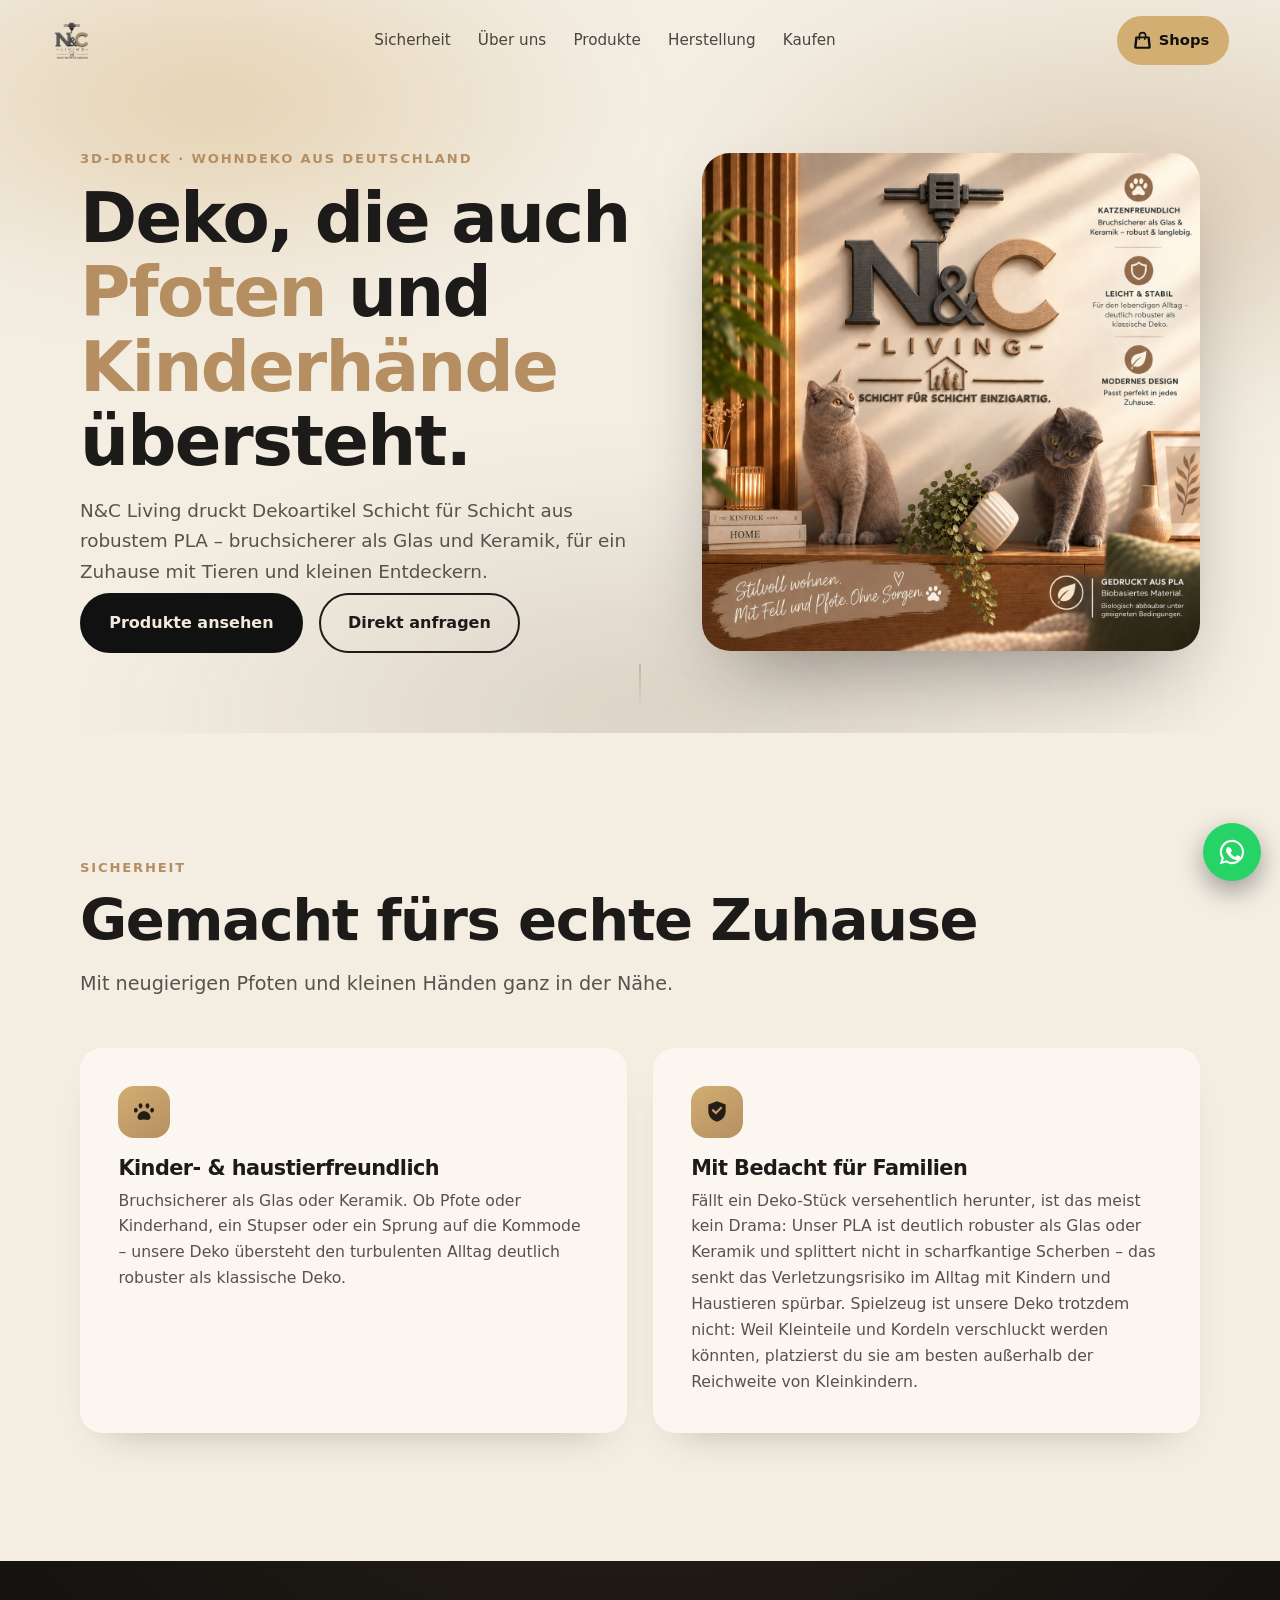
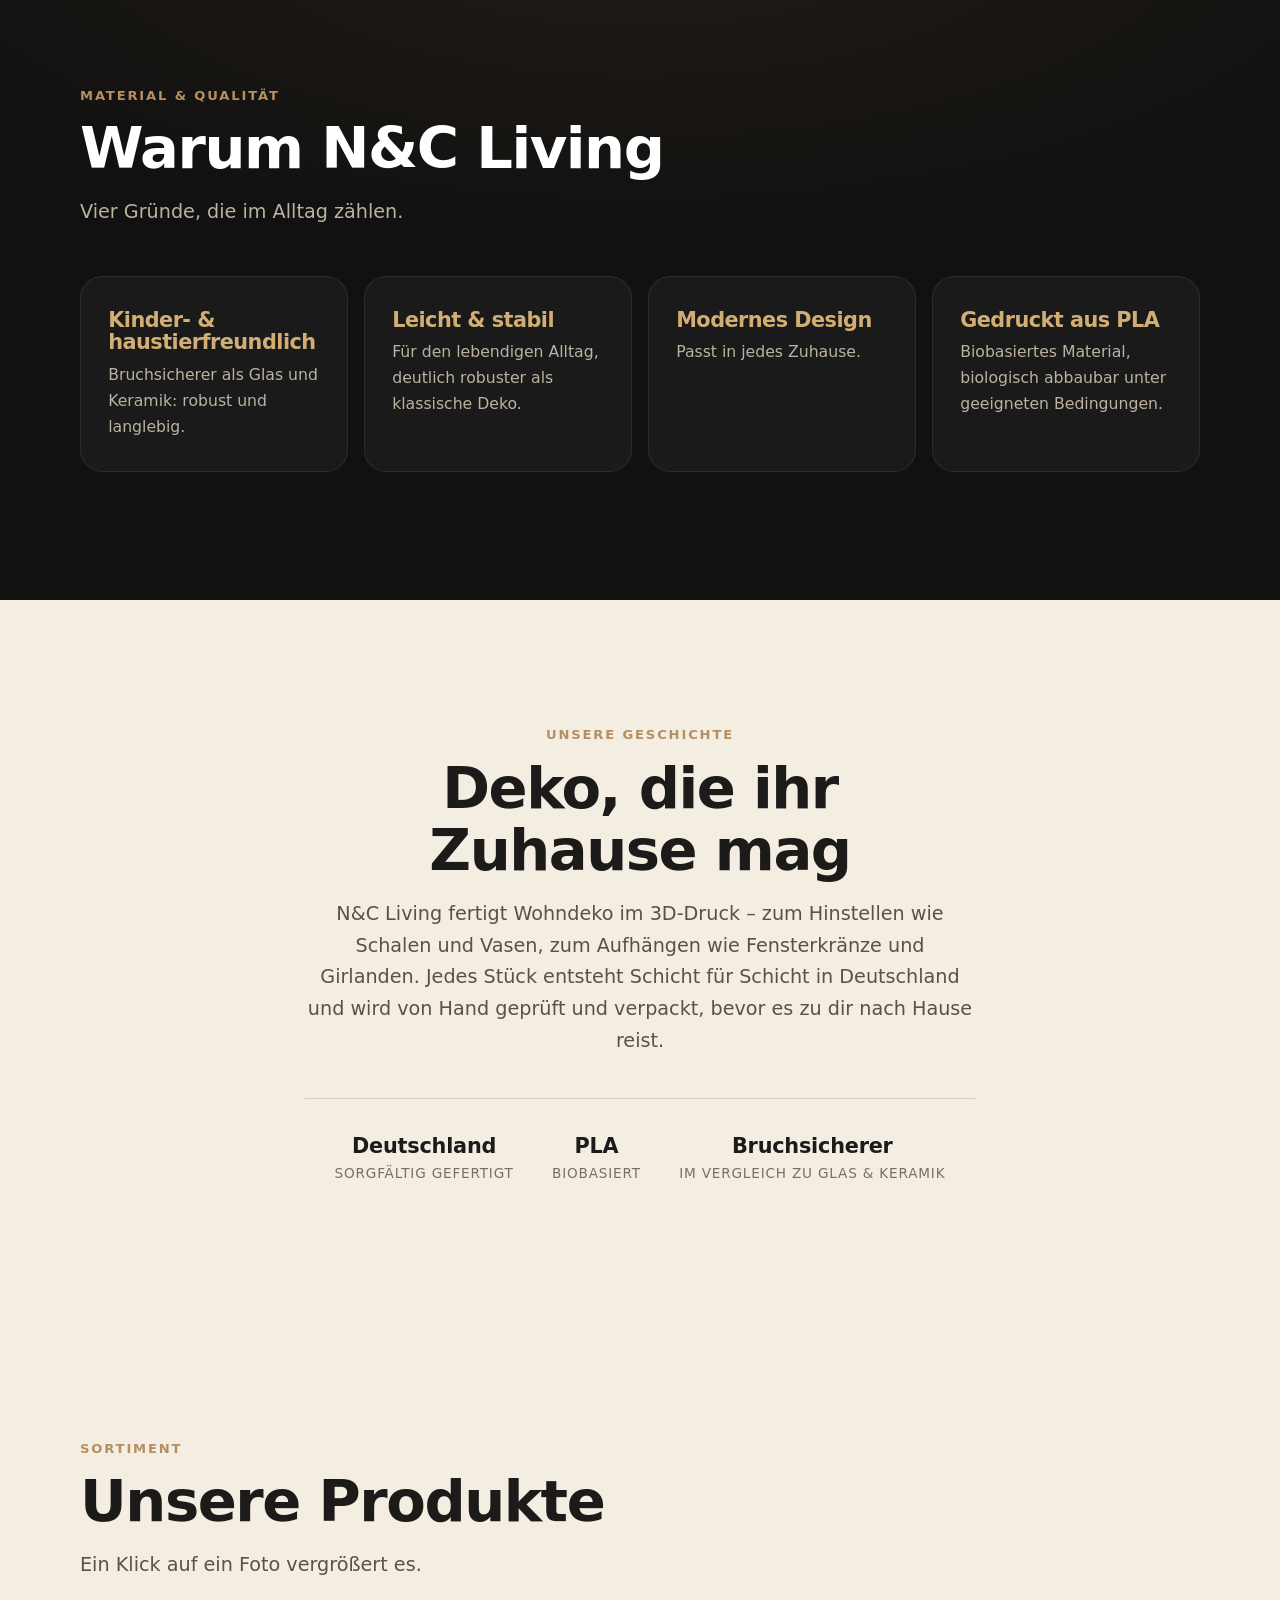
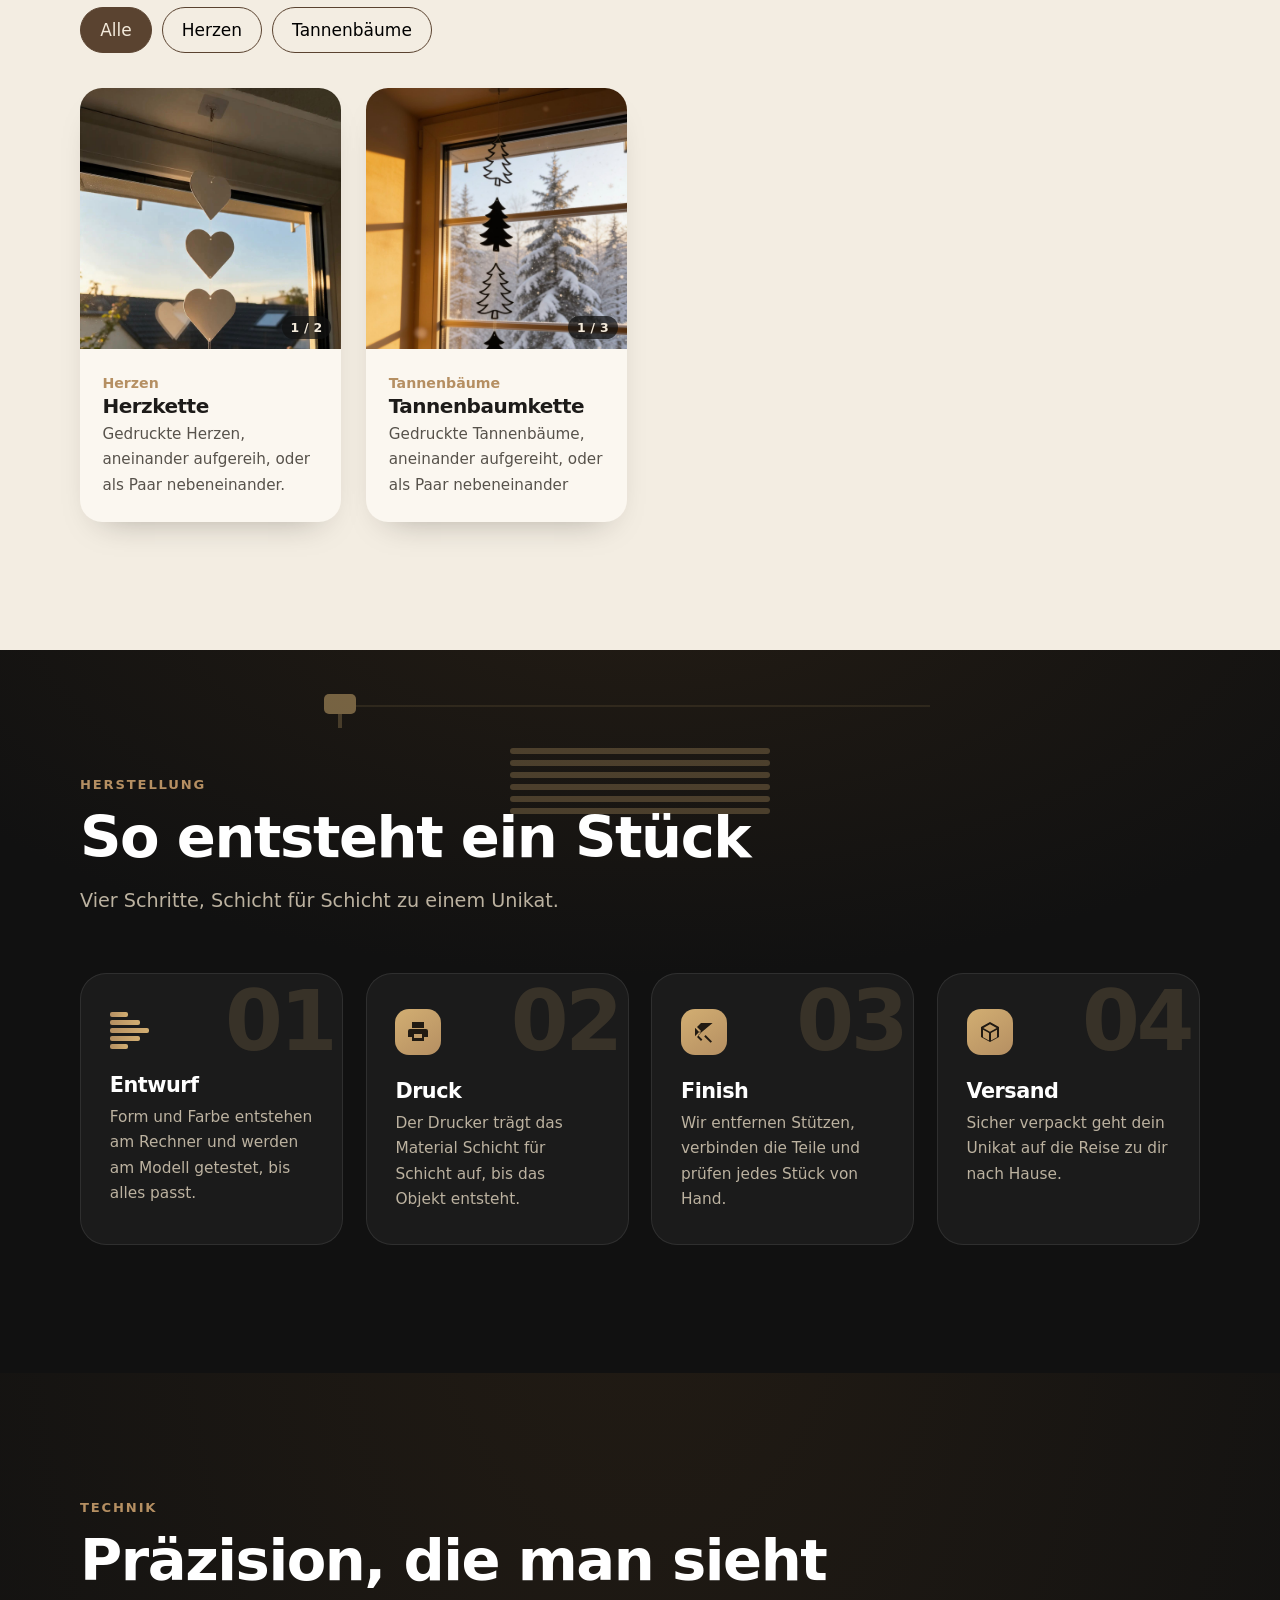
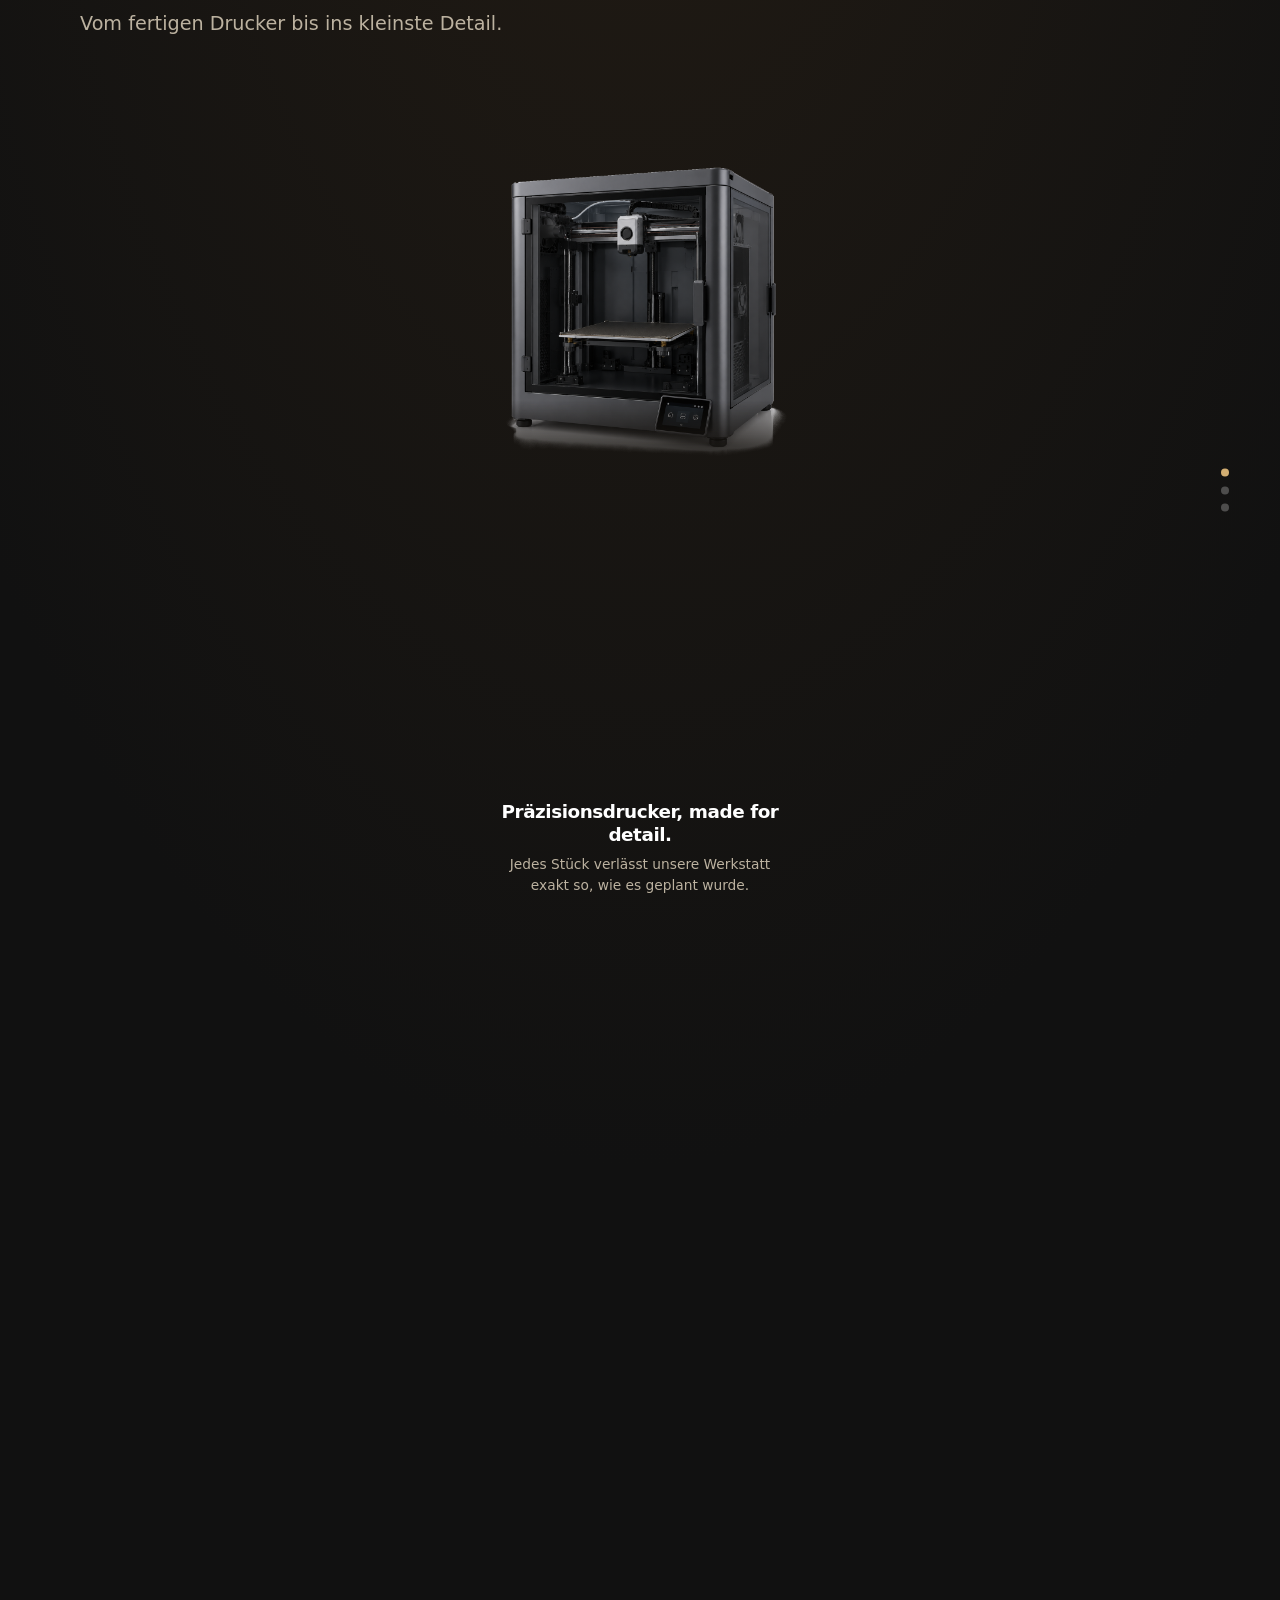
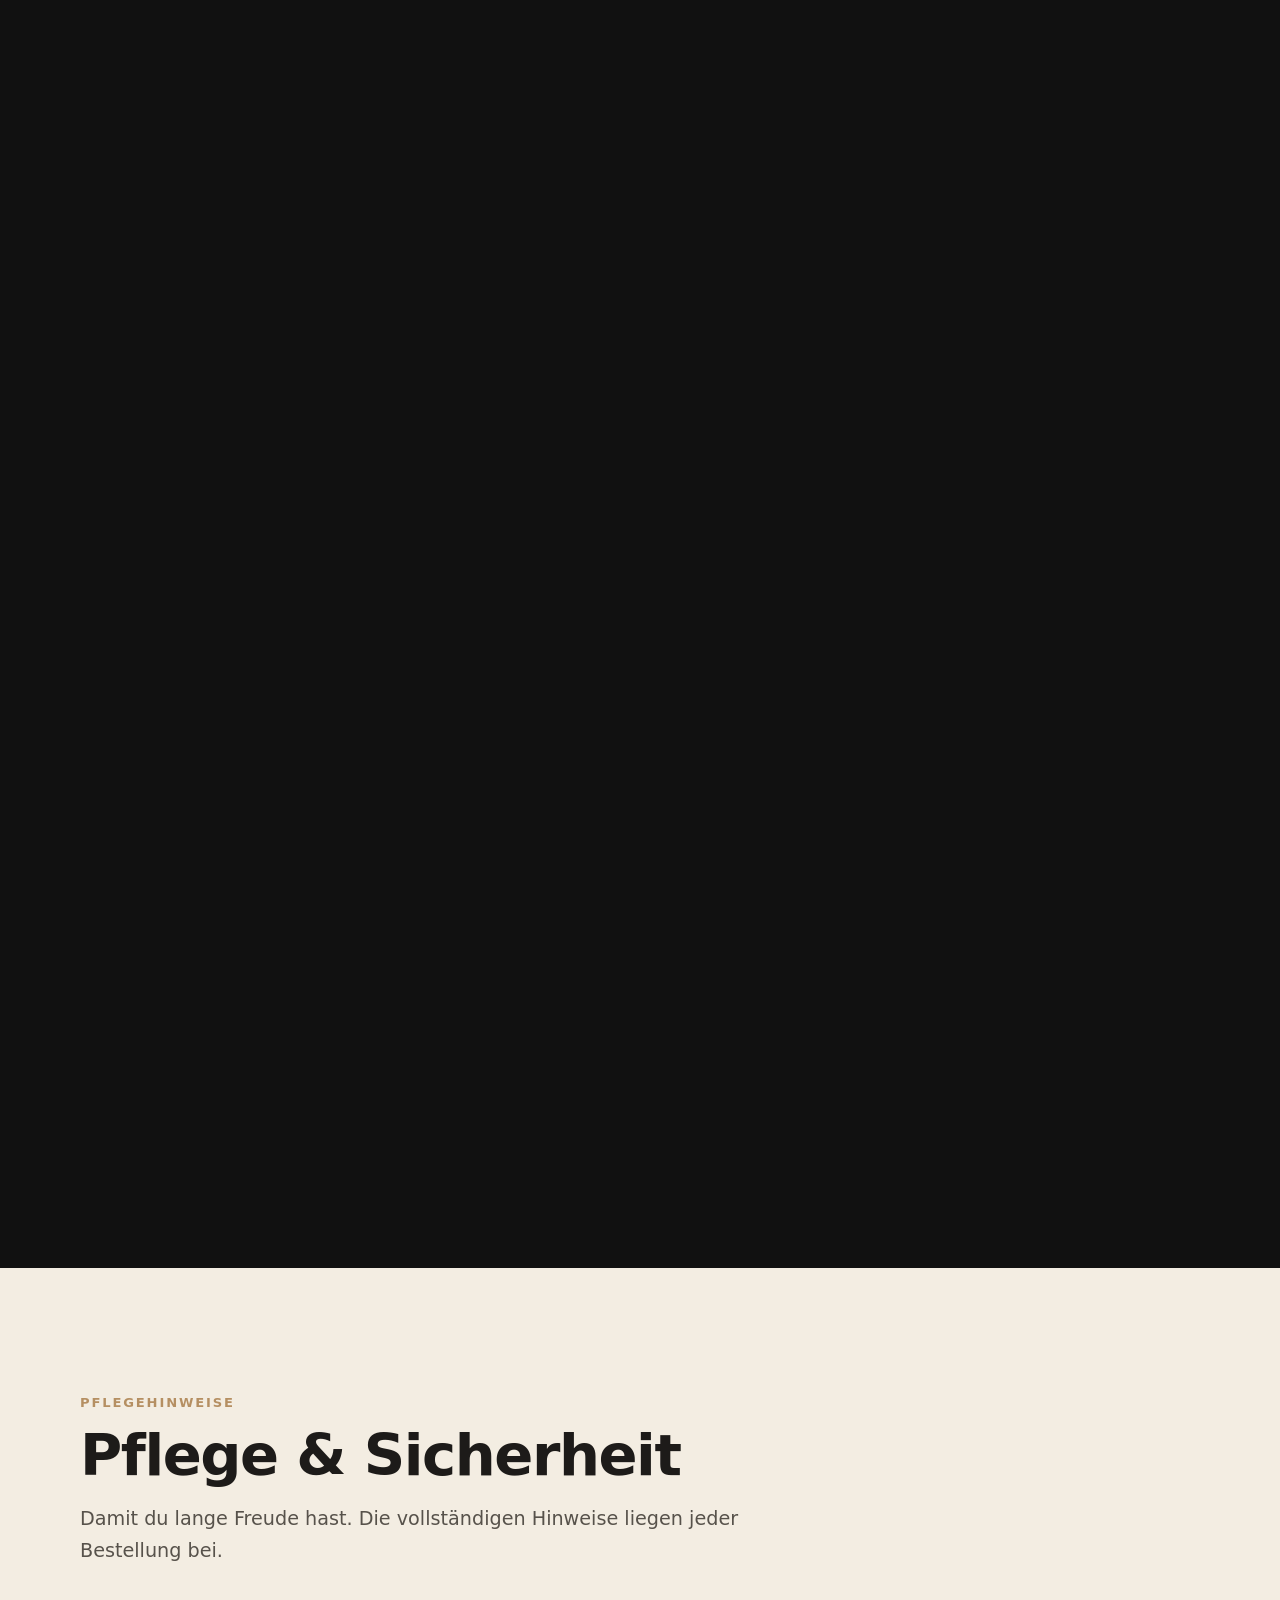
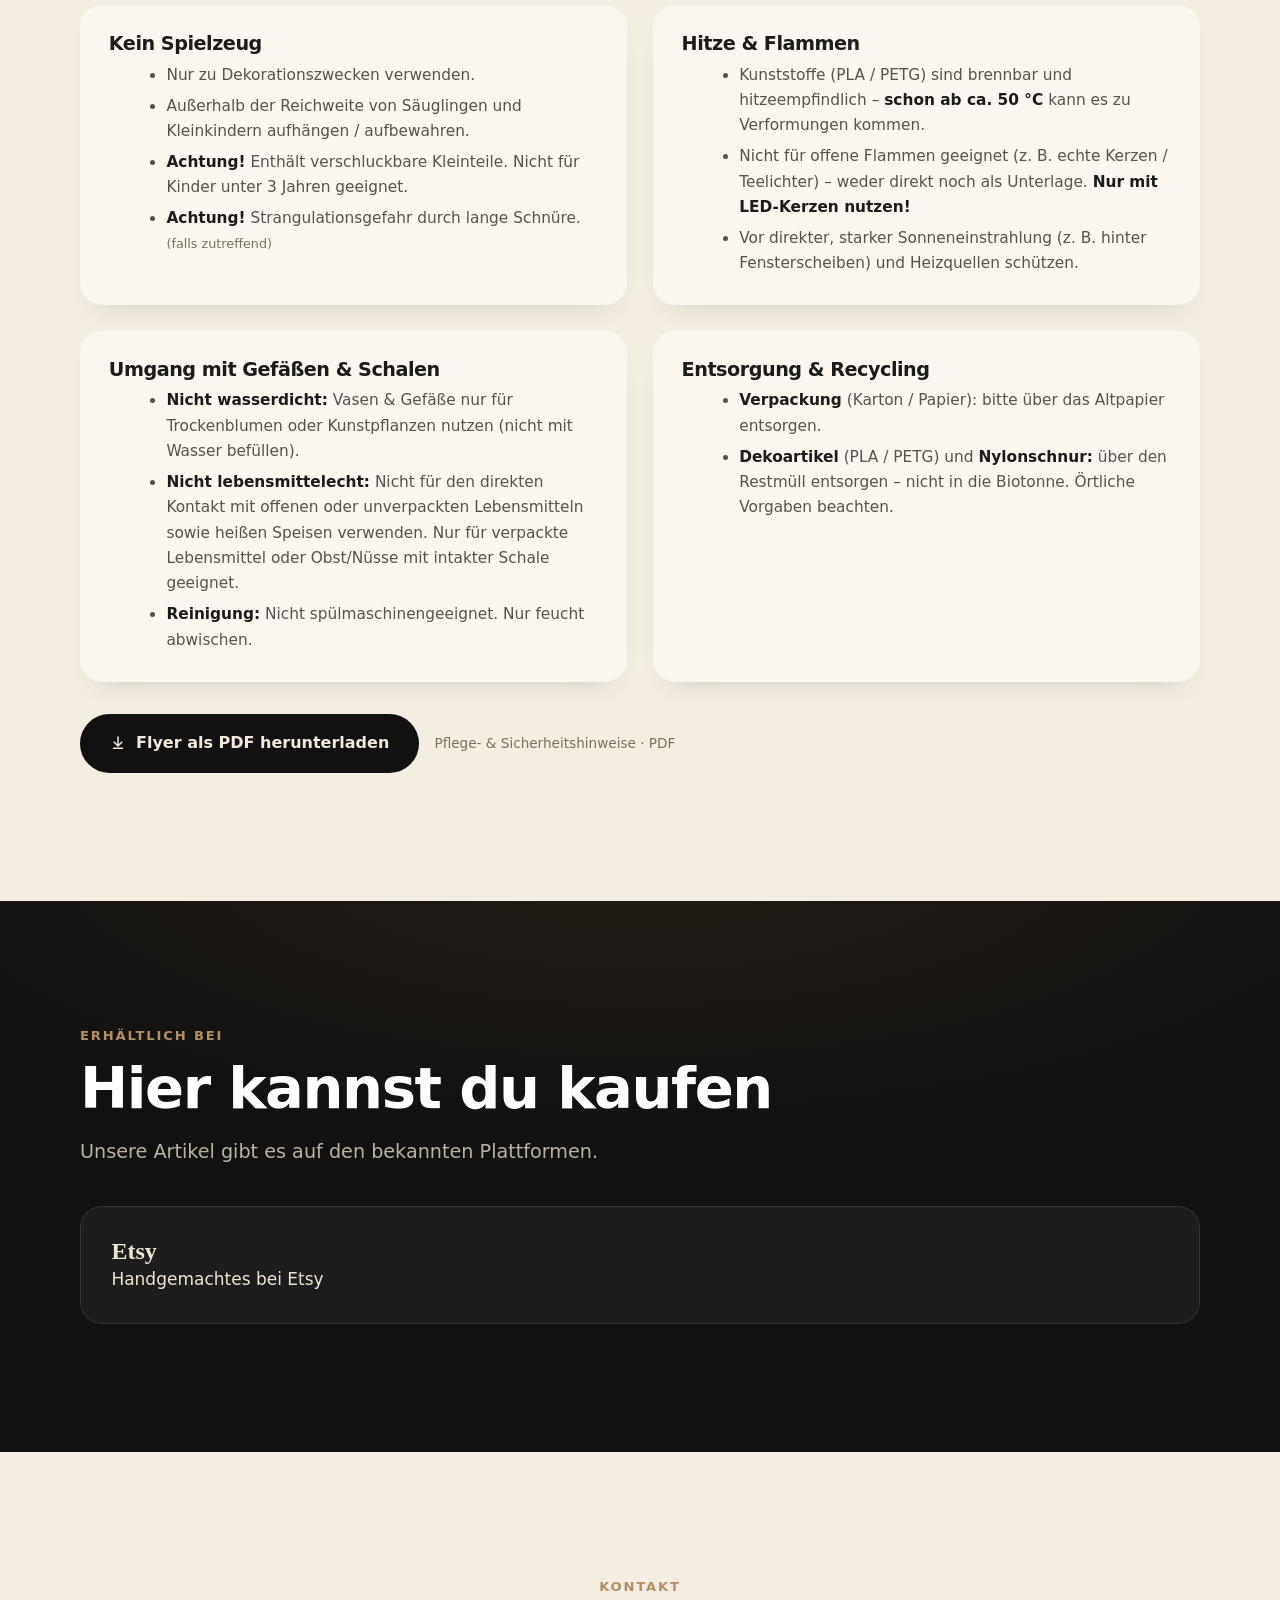
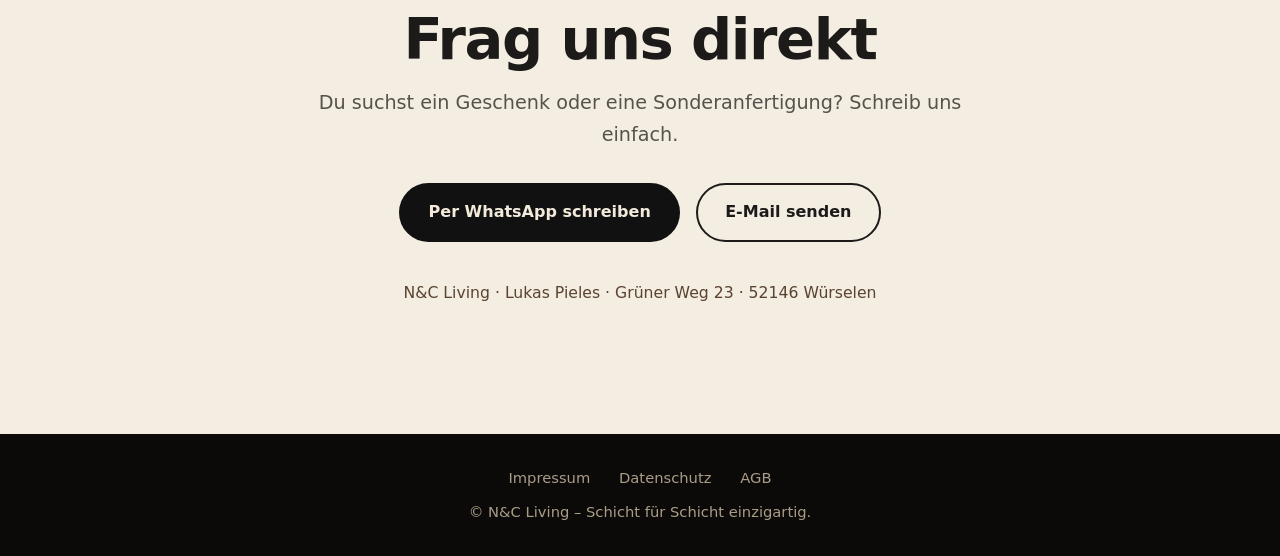
<file: index.html>
<!doctype html>
<html lang="de"><head><meta charset="utf-8"><meta name="viewport" content="width=device-width,initial-scale=1">
<title>N&amp;C Living – 3D-gedruckte Deko, Schicht für Schicht einzigartig</title>
<meta name="description" content="N&amp;C Living: 3D-gedruckte Dekoartikel aus PLA. Robust, modern und kinder- &amp; haustierfreundlich. Gefertigt in Deutschland.">
<meta property="og:title" content="N&amp;C Living"><meta property="og:description" content="Schicht für Schicht einzigartig."><meta property="og:image" content="werbebild.jpg">
<link rel="icon" href="logo.png"><link rel="stylesheet" href="style.css"></head><body>
<div class="progress"></div>
<header class="bar"><a class="brand" href="#top"><img src="logo.png" alt="N&amp;C Living" class="brand-logo"></a>
<nav><a href="#familie">Sicherheit</a><a href="#ueber">Über uns</a><a href="#produkte">Produkte</a><a href="#ablauf">Herstellung</a><a href="#kaufen">Kaufen</a></nav>
<a class="btn gold icon-btn" href="#kaufen" aria-label="Zu unseren Verkaufsplattformen"><svg viewBox="0 0 24 24"><path d="M7 7V6a5 5 0 0 1 10 0v1h3.2a1 1 0 0 1 1 .9L22.5 20a2.2 2.2 0 0 1-2.2 2.4H3.7A2.2 2.2 0 0 1 1.5 20L2.8 7.9a1 1 0 0 1 1-.9H7Zm2 0h6V6a3 3 0 0 0-6 0v1ZM5.7 9l-1.2 11h15l-1.2-11h-2.3v1.5a1 1 0 1 1-2 0V9H9v1.5a1 1 0 1 1-2 0V9Z"/></svg><span>Shops</span></a></header>
<main id="top">
<section class="hero"><div class="aura" aria-hidden="true"></div><div class="wrap hero-grid">
<div class="hero-copy">
<p class="eyebrow rv">3D-Druck · Wohndeko aus Deutschland</p>
<h1 class="rv">Deko, die auch <em>Pfoten</em> und <em>Kinderhände</em> übersteht.</h1>
<p class="lead rv">N&amp;C Living druckt Dekoartikel Schicht für Schicht aus robustem PLA – bruchsicherer als Glas und Keramik, für ein Zuhause mit Tieren und kleinen Entdeckern.</p>
<div class="cta rv"><a class="btn" href="#produkte">Produkte ansehen</a><a class="btn ghost" data-wa target="_blank" rel="noopener">Direkt anfragen</a></div>
</div>
<div class="hero-art rv"><img class="shot" src="werbebild.jpg" alt="N&amp;C Living Deko mit zwei Katzen auf einer Kommode" width="1254" height="1254" loading="eager"></div>
</div><span class="down"></span></section>

<section id="familie"><div class="wrap"><p class="eyebrow rv">Sicherheit</p><h2 class="rv">Gemacht fürs echte Zuhause</h2>
<p class="lead rv">Mit neugierigen Pfoten und kleinen Händen ganz in der Nähe.</p>
<div class="fam-grid">
<div class="fam-card rv"><div class="fam-ic"><svg viewBox="0 0 24 24"><path d="M4.5 12.5c1 0 1.8-1 1.8-2.3S5.5 8 4.5 8s-1.8 1-1.8 2.3 .8 2.2 1.8 2.2Zm4.3-3.8c1 0 1.8-1.1 1.8-2.4S9.8 3.9 8.8 3.9 7 5 7 6.3s.8 2.4 1.8 2.4Zm6.4 0c1 0 1.8-1.1 1.8-2.4S16.2 3.9 15.2 3.9s-1.8 1.1-1.8 2.4.8 2.4 1.8 2.4Zm4.3 3.8c1 0 1.8-1 1.8-2.3S20.5 8 19.5 8s-1.8 1-1.8 2.3.8 2.2 1.8 2.2ZM12 11c-2.3 0-6 2.7-6 5.6 0 1.7 1.3 2.8 3 2.8.9 0 1.6-.4 3-.4s2.1.4 3 .4c1.7 0 3-1.1 3-2.8 0-2.9-3.7-5.6-6-5.6Z"/></svg></div>
<h3>Kinder- &amp; haustierfreundlich</h3><p>Bruchsicherer als Glas oder Keramik. Ob Pfote oder Kinderhand, ein Stupser oder ein Sprung auf die Kommode – unsere Deko übersteht den turbulenten Alltag deutlich robuster als klassische Deko.</p></div>
<div class="fam-card rv"><div class="fam-ic"><svg viewBox="0 0 24 24"><path d="M12 2 4 5v6c0 5 3.4 8.7 8 9.9 4.6-1.2 8-4.9 8-9.9V5Zm-1 12.4L7 10.5l1.4-1.4L11 11.6l4.6-4.6L17 8.4Z"/></svg></div>
<h3>Mit Bedacht für Familien</h3><p>Fällt ein Deko-Stück versehentlich herunter, ist das meist kein Drama: Unser PLA ist deutlich robuster als Glas oder Keramik und splittert nicht in scharfkantige Scherben – das senkt das Verletzungsrisiko im Alltag mit Kindern und Haustieren spürbar. Spielzeug ist unsere Deko trotzdem nicht: Weil Kleinteile und Kordeln verschluckt werden könnten, platzierst du sie am besten außerhalb der Reichweite von Kleinkindern.</p></div>
</div></div></section>

<section class="dark"><div class="wrap"><p class="eyebrow rv">Material &amp; Qualität</p><h2 class="rv">Warum N&amp;C Living</h2><p class="lead rv">Vier Gründe, die im Alltag zählen.</p>
<div class="feat"><div class="rv"><h3>Kinder- &amp; haustierfreundlich</h3><p>Bruchsicherer als Glas und Keramik: robust und langlebig.</p></div>
<div class="rv"><h3>Leicht &amp; stabil</h3><p>Für den lebendigen Alltag, deutlich robuster als klassische Deko.</p></div>
<div class="rv"><h3>Modernes Design</h3><p>Passt in jedes Zuhause.</p></div>
<div class="rv"><h3>Gedruckt aus PLA</h3><p>Biobasiertes Material, biologisch abbaubar unter geeigneten Bedingungen.</p></div></div></div></section>

<section id="ueber"><div class="wrap"><div class="story rv"><p class="eyebrow">Unsere Geschichte</p><h2>Deko, die ihr Zuhause mag</h2>
<p class="lead">N&amp;C Living fertigt Wohndeko im 3D-Druck – zum Hinstellen wie Schalen und Vasen, zum Aufhängen wie Fensterkränze und Girlanden. Jedes Stück entsteht Schicht für Schicht in Deutschland und wird von Hand geprüft und verpackt, bevor es zu dir nach Hause reist.</p>
<div class="stats">
<div><b>Deutschland</b><span>Sorgfältig gefertigt</span></div>
<div><b>PLA</b><span>Biobasiert</span></div>
<div><b>Bruchsicherer</b><span>Im Vergleich zu Glas &amp; Keramik</span></div>
</div></div></div></section>

<section id="produkte"><div class="wrap"><p class="eyebrow rv">Sortiment</p><h2 class="rv">Unsere Produkte</h2><p class="lead rv">Ein Klick auf ein Foto vergrößert es.</p>
<div class="filter" id="filter"></div><div class="grid" id="grid"></div></div></section>

<section id="ablauf" class="dark process"><div class="printer-anim" aria-hidden="true"><svg viewBox="0 0 600 130" preserveAspectRatio="xMidYMid meet">
<line class="rail" x1="10" y1="16" x2="590" y2="16"/>
<g class="head"><rect x="-16" y="4" width="32" height="20" rx="5"/><rect x="-2" y="24" width="4" height="14"/></g>
<g class="layers-anim"><rect class="lbar" x="170" y="118" width="260" height="6" rx="3"/><rect class="lbar" x="170" y="106" width="260" height="6" rx="3"/><rect class="lbar" x="170" y="94" width="260" height="6" rx="3"/><rect class="lbar" x="170" y="82" width="260" height="6" rx="3"/><rect class="lbar" x="170" y="70" width="260" height="6" rx="3"/><rect class="lbar" x="170" y="58" width="260" height="6" rx="3"/></g>
</svg></div><div class="wrap">
<p class="eyebrow rv">Herstellung</p><h2 class="rv">So entsteht ein Stück</h2><p class="lead rv">Vier Schritte, Schicht für Schicht zu einem Unikat.</p>
<div class="steps">
<div class="step rv"><span class="num">01</span><div class="layers" aria-hidden="true"><i></i><i></i><i></i><i></i><i></i></div><h3>Entwurf</h3><p>Form und Farbe entstehen am Rechner und werden am Modell getestet, bis alles passt.</p></div>
<div class="step rv"><span class="num">02</span><div class="ic"><svg viewBox="0 0 24 24"><path d="M6 2h12v6H6zM4 9h16a2 2 0 0 1 2 2v6h-4v4H6v-4H2v-6a2 2 0 0 1 2-2Zm4 9h8v-4H8Z"/></svg></div><h3>Druck</h3><p>Der Drucker trägt das Material Schicht für Schicht auf, bis das Objekt entsteht.</p></div>
<div class="step rv"><span class="num">03</span><div class="ic"><svg viewBox="0 0 24 24"><path d="M9 3 5 7l4 4-1.4 1.4L3 7.8v8.4l4.6-4.6L9 13l-4 4 4 4 1.4-1.4L6 15.2 20.6 3zm4.6 12L20 21.4 18.6 22.8 12.2 16.4Z"/></svg></div><h3>Finish</h3><p>Wir entfernen Stützen, verbinden die Teile und prüfen jedes Stück von Hand.</p></div>
<div class="step rv"><span class="num">04</span><div class="ic"><svg viewBox="0 0 24 24"><path d="m12 2 9 5v10l-9 5-9-5V7Zm0 2.3L5.3 8 12 11.7 18.7 8Zm-7 5.4v7.6l6 3.3v-7.6Zm14 0-6 3.3v7.6l6-3.3Z"/></svg></div><h3>Versand</h3><p>Sicher verpackt geht dein Unikat auf die Reise zu dir nach Hause.</p></div>
</div>
</div></section>

<section id="technik" class="dark">
<div class="wrap"><p class="eyebrow rv">Technik</p><h2 class="rv">Präzision, die man sieht</h2><p class="lead rv">Vom fertigen Drucker bis ins kleinste Detail.</p></div>
<div class="rs" id="rs">
<div class="rs-sticky">
<div class="rs-stage">
<img class="rs-img" src="printer-assembled.png" alt="Unser 3D-Drucker, komplett aufgebaut" loading="eager" width="1100" height="1100">
<img class="rs-img" src="printer-explosion.png" alt="Der gleiche Drucker, Bauteil für Bauteil" loading="lazy" width="1100" height="1005">
<img class="rs-img" src="nozzle-dark.jpg" alt="Die Druckdüse aus der Nähe" loading="lazy" width="900" height="900">
</div>
<div class="rs-cap"><h3>Präzisionsdrucker, made for detail.</h3><p>Jedes Stück verlässt unsere Werkstatt exakt so, wie es geplant wurde.</p></div>
<div class="rs-cap"><h3>Bis ins letzte Bauteil durchdacht.</h3><p>Jede Schiene, jede Schraube sorgfältig verbaut – für einen Druck, der Schicht für Schicht stimmt.</p></div>
<div class="rs-cap"><h3>Die richtige Temperatur macht den Unterschied.</h3>
<ul class="rs-bullets"><li>PLA – biologisch abbaubar</li><li>Schmelztemperatur ca. 190–220&nbsp;°C</li><li>Druckbett ca. 50–60&nbsp;°C</li></ul></div>
<div class="rs-dots"><span></span><span></span><span></span></div>
</div>
</div>
</section>

<section id="pflege"><div class="wrap"><p class="eyebrow rv">Pflegehinweise</p><h2 class="rv">Pflege &amp; Sicherheit</h2><p class="lead rv">Damit du lange Freude hast. Die vollständigen Hinweise liegen jeder Bestellung bei.</p>
<div class="care"><div class="rv"><h3>Kein Spielzeug</h3><ul><li>Nur zu Dekorationszwecken verwenden.</li><li>Außerhalb der Reichweite von Säuglingen und Kleinkindern aufhängen / aufbewahren.</li><li><strong>Achtung!</strong> Enthält verschluckbare Kleinteile. Nicht für Kinder unter 3 Jahren geeignet.</li><li><strong>Achtung!</strong> Strangulationsgefahr durch lange Schnüre. <small>(falls zutreffend)</small></li></ul></div>
<div class="rv"><h3>Hitze &amp; Flammen</h3><ul><li>Kunststoffe (PLA / PETG) sind brennbar und hitzeempfindlich – <strong>schon ab ca. 50&nbsp;°C</strong> kann es zu Verformungen kommen.</li><li>Nicht für offene Flammen geeignet (z.&nbsp;B. echte Kerzen / Teelichter) – weder direkt noch als Unterlage. <strong>Nur mit LED-Kerzen nutzen!</strong></li><li>Vor direkter, starker Sonneneinstrahlung (z.&nbsp;B. hinter Fensterscheiben) und Heizquellen schützen.</li></ul></div>
<div class="rv"><h3>Umgang mit Gefäßen &amp; Schalen</h3><ul><li><strong>Nicht wasserdicht:</strong> Vasen &amp; Gefäße nur für Trockenblumen oder Kunstpflanzen nutzen (nicht mit Wasser befüllen).</li><li><strong>Nicht lebensmittelecht:</strong> Nicht für den direkten Kontakt mit offenen oder unverpackten Lebensmitteln sowie heißen Speisen verwenden. Nur für verpackte Lebensmittel oder Obst/Nüsse mit intakter Schale geeignet.</li><li><strong>Reinigung:</strong> Nicht spülmaschinengeeignet. Nur feucht abwischen.</li></ul></div>
<div class="rv"><h3>Entsorgung &amp; Recycling</h3><ul><li><strong>Verpackung</strong> (Karton / Papier): bitte über das Altpapier entsorgen.</li><li><strong>Dekoartikel</strong> (PLA / PETG) und <strong>Nylonschnur:</strong> über den Restmüll entsorgen – nicht in die Biotonne. Örtliche Vorgaben beachten.</li></ul></div></div>
<div class="care-dl rv"><a class="btn" href="NC_Living_Sicherheitshinweise.pdf" download><svg viewBox="0 0 24 24" aria-hidden="true"><path d="M12 3a1 1 0 0 1 1 1v9.6l3.3-3.3a1 1 0 1 1 1.4 1.4l-5 5a1 1 0 0 1-1.4 0l-5-5a1 1 0 1 1 1.4-1.4l3.3 3.3V4a1 1 0 0 1 1-1ZM5 19a1 1 0 0 1 1-1h12a1 1 0 1 1 0 2H6a1 1 0 0 1-1-1Z"/></svg>Flyer als PDF herunterladen</a><span>Pflege- &amp; Sicherheitshinweise · PDF</span></div></div></section>

<section id="kaufen" class="dark"><div class="wrap"><p class="eyebrow rv">Erhältlich bei</p><h2 class="rv">Hier kannst du kaufen</h2><p class="lead rv">Unsere Artikel gibt es auf den bekannten Plattformen.</p><div class="shops" id="shops"></div></div></section>

<section id="kontakt" class="contact"><div class="wrap"><p class="eyebrow rv">Kontakt</p><h2 class="rv">Frag uns direkt</h2>
<p class="lead rv">Du suchst ein Geschenk oder eine Sonderanfertigung? Schreib uns einfach.</p>
<div class="cta rv"><a class="btn" data-wa target="_blank" rel="noopener">Per WhatsApp schreiben</a><a class="btn ghost" data-mail>E-Mail senden</a></div>
<p class="addr rv">N&amp;C Living · Lukas Pieles · Grüner Weg 23 · 52146 Würselen</p></div></section>
</main>
<a class="wa" data-wa target="_blank" rel="noopener" aria-label="WhatsApp"><svg viewBox="0 0 32 32"><path d="M16 3a13 13 0 0 0-11 19.8L3 29l6.400-1.700A13 13 0 1 0 16 3zm0 2.400a10.600 10.600 0 1 1-5.400 19.700l-.4-.2-3.800 1 1-3.700-.3-.4A10.600 10.600 0 0 1 16 5.400zm-4 5.300c-.3 0-.7.100-1 .5-.400.400-1.300 1.300-1.300 3.100s1.400 3.700 1.600 3.900c.2.300 2.600 4.100 6.400 5.600 3.200 1.200 3.800 1 4.500.9.700-.1 2.200-.9 2.500-1.800.3-.9.300-1.600.2-1.800-.1-.2-.3-.3-.7-.5l-2.300-1.100c-.3-.1-.6-.2-.8.200-.2.300-.9 1.100-1.100 1.300-.2.200-.4.300-.7.100-.4-.2-1.500-.5-2.800-1.700-1-.9-1.700-2-1.900-2.400-.2-.4 0-.6.200-.7l.5-.6c.2-.2.200-.4.400-.6.100-.3.100-.5 0-.7l-1-2.400c-.3-.6-.5-.5-.8-.5z"/></svg></a>
<div class="lb" id="lb"><button class="lb-nav lb-prev" aria-label="Vorheriges Bild">&#8249;</button><img alt=""><button class="lb-nav lb-next" aria-label="Nächstes Bild">&#8250;</button><span class="lb-count"></span></div>
<footer class="foot"><a href="impressum.html">Impressum</a><a href="datenschutz.html">Datenschutz</a><a href="agb.html">AGB</a><p>© N&amp;C Living – Schicht für Schicht einzigartig.</p></footer>
<script src="config.js"></script><script src="script.js"></script></body></html>
</file>
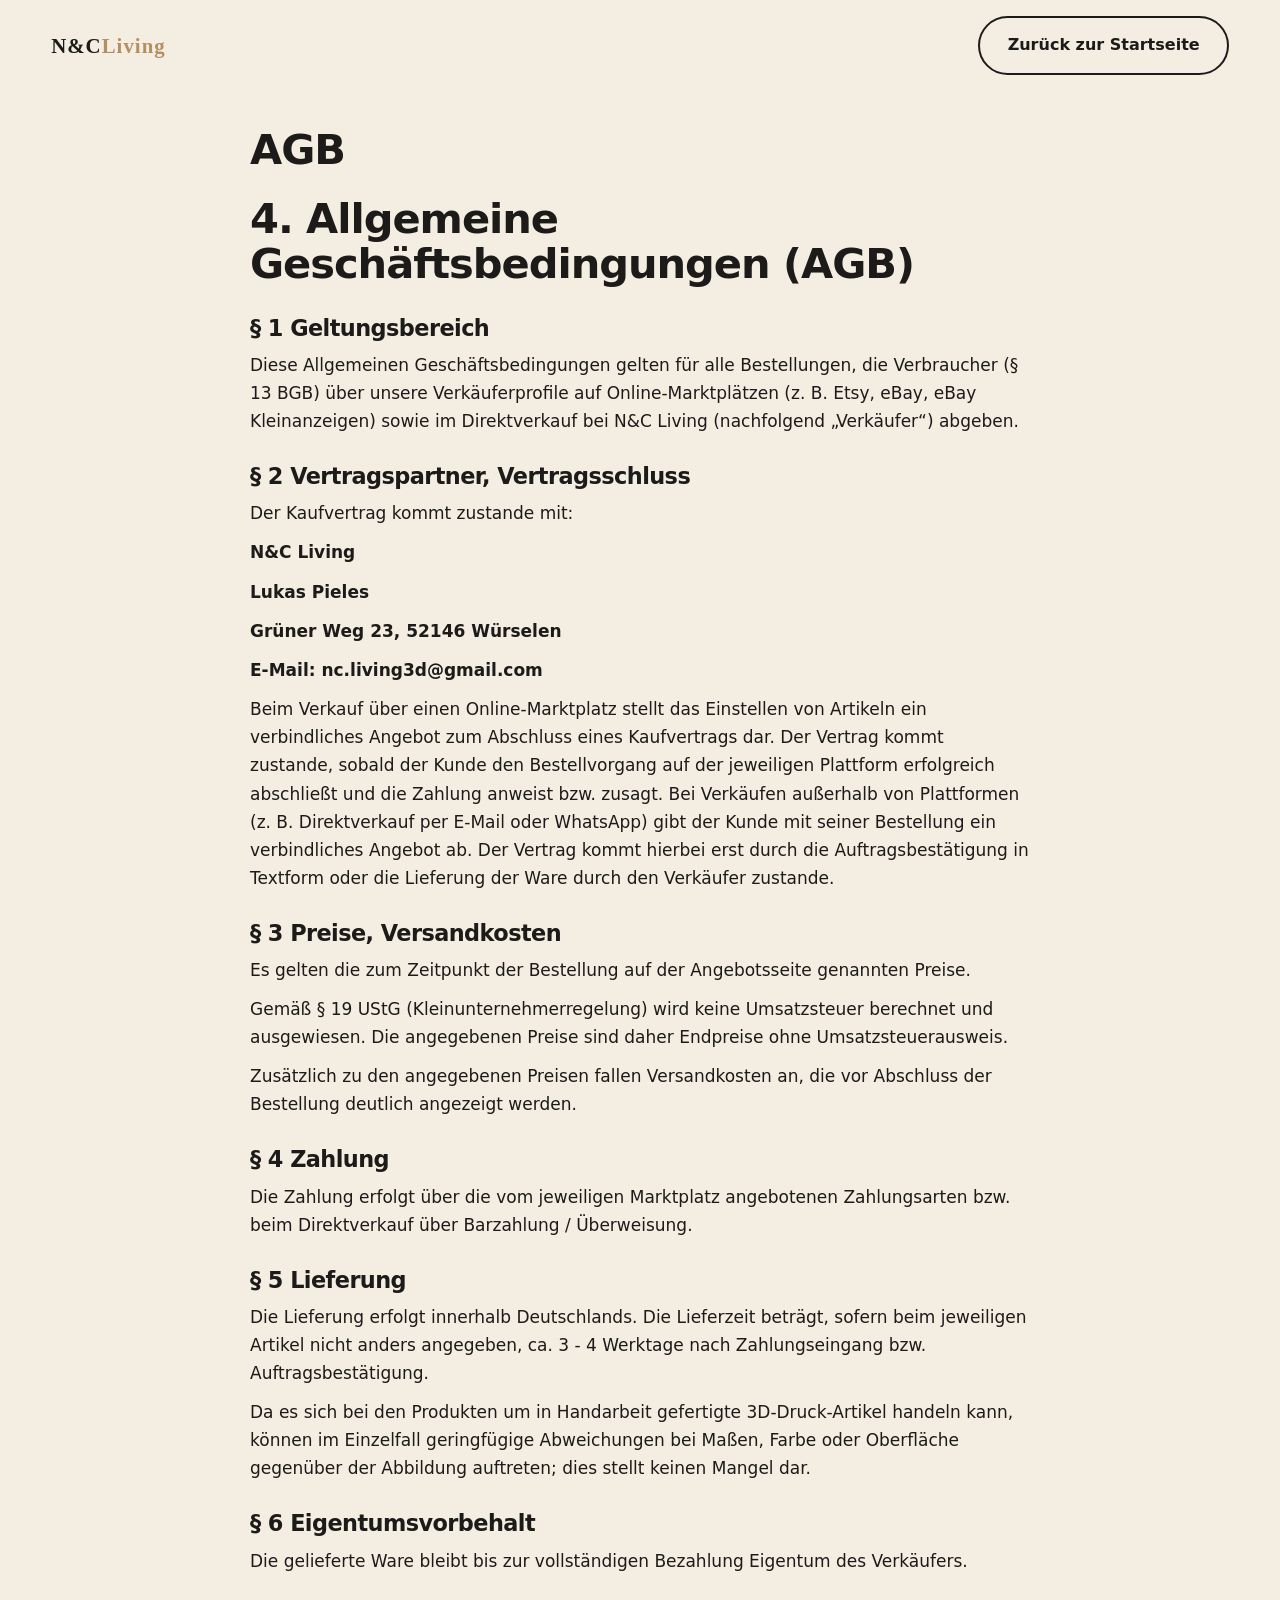
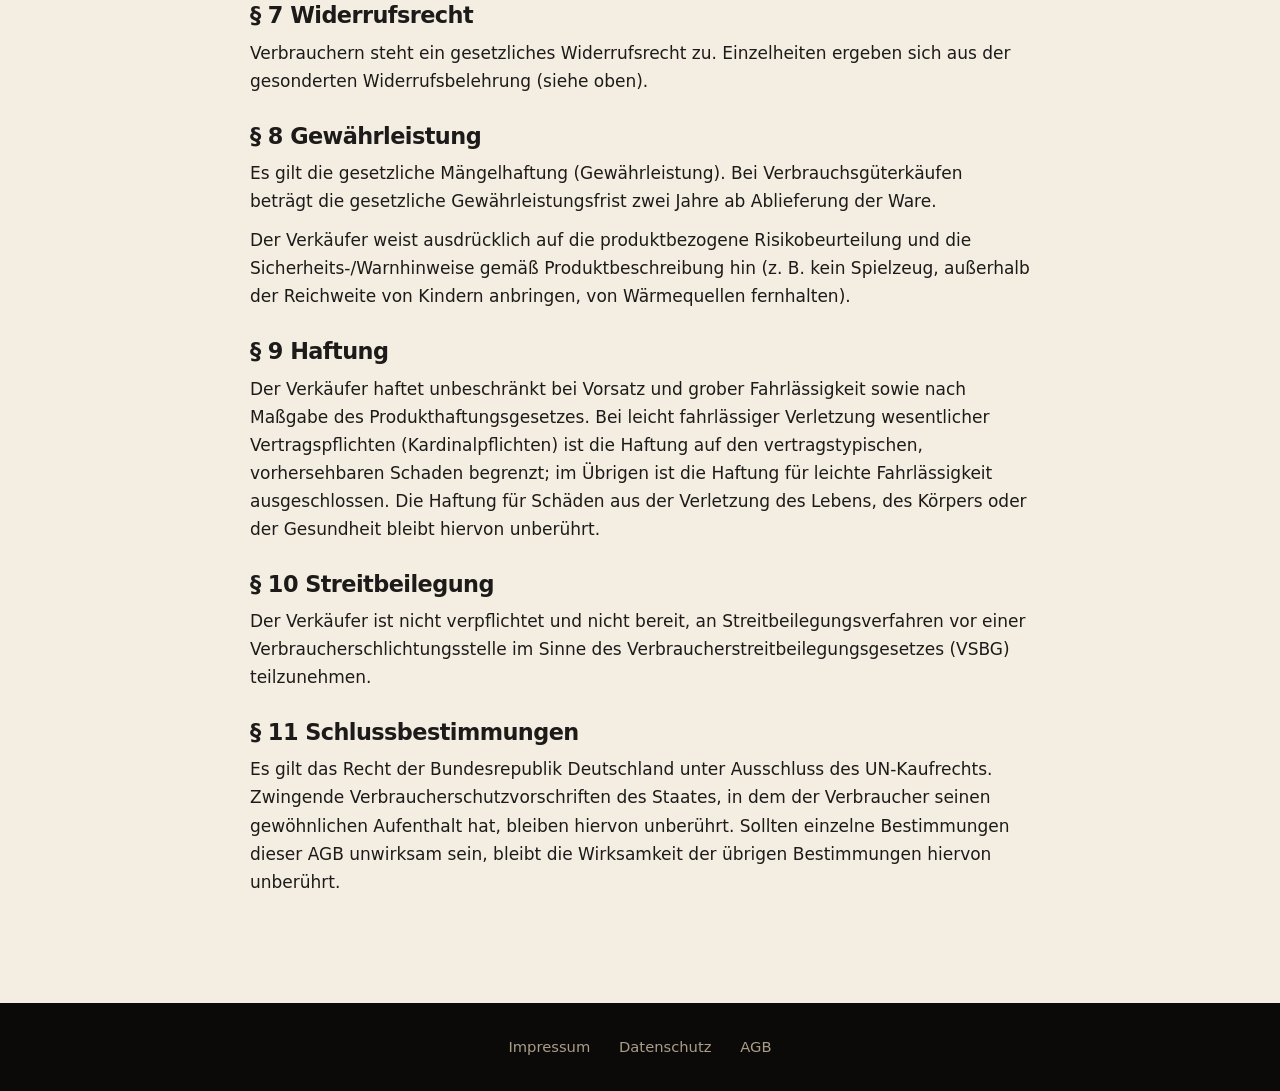
<file: agb.html>
<!doctype html><html lang="de"><head><meta charset="utf-8"><meta name="viewport" content="width=device-width,initial-scale=1"><meta name="robots" content="noindex"><title>AGB – N&amp;C Living</title><link rel="stylesheet" href="style.css"></head><body class="legal"><header class="bar solid"><a class="brand" href="index.html">N&amp;C <span>Living</span></a><a class="btn ghost" href="index.html">Zurück zur Startseite</a></header><main class="doc"><h1>AGB</h1><h1>
4. Allgemeine Geschäftsbedingungen (AGB)</h1>
<h2>
§ 1 Geltungsbereich</h2>
<p>Diese Allgemeinen
Geschäftsbedingungen gelten für alle Bestellungen, die Verbraucher
(§ 13 BGB) über unsere Verkäuferprofile auf Online-Marktplätzen
(z.&nbsp;B. Etsy, eBay, eBay Kleinanzeigen) sowie
im Direktverkauf bei N&amp;C Living (nachfolgend „Verkäufer“)
abgeben.</p>
<h2>
§ 2 Vertragspartner, Vertragsschluss</h2>
<p>Der Kaufvertrag
kommt zustande mit:</p>
<p><b>N&amp;C Living</b></p>
<p><b>Lukas Pieles</b></p>
<p><b>Grüner Weg 23,
52146 Würselen</b></p>
<p><b>E-Mail:
nc.living3d@gmail.com</b></p>
<p>Beim Verkauf über einen Online-Marktplatz
stellt das Einstellen von Artikeln ein verbindliches Angebot zum
Abschluss eines Kaufvertrags dar. Der Vertrag kommt zustande, sobald
der Kunde den Bestellvorgang auf der jeweiligen Plattform erfolgreich
abschließt und die Zahlung anweist bzw. zusagt. Bei Verkäufen
außerhalb von Plattformen (z. B. Direktverkauf per E-Mail oder
WhatsApp) gibt der Kunde mit seiner Bestellung ein
verbindliches Angebot ab. Der Vertrag kommt hierbei erst durch die
Auftragsbestätigung in Textform oder die Lieferung der Ware durch
den Verkäufer zustande.</p>
<h2>
§ 3 Preise, Versandkosten</h2>
<p>Es gelten die zum
Zeitpunkt der Bestellung auf der Angebotsseite genannten Preise.</p>
<p>Gemäß § 19 UStG
(Kleinunternehmerregelung) wird keine Umsatzsteuer berechnet und
ausgewiesen. Die angegebenen Preise sind daher Endpreise ohne
Umsatzsteuerausweis.</p>
<p>Zusätzlich zu den
angegebenen Preisen fallen Versandkosten an, die vor Abschluss der
Bestellung deutlich angezeigt werden.</p>
<h2>
§ 4 Zahlung</h2>
<p>Die Zahlung
erfolgt über die vom jeweiligen Marktplatz angebotenen Zahlungsarten
bzw. beim Direktverkauf über Barzahlung / Überweisung.</p>
<h2>
§ 5 Lieferung</h2>
<p>Die Lieferung
erfolgt innerhalb Deutschlands. Die Lieferzeit beträgt, sofern beim
jeweiligen Artikel nicht anders angegeben, ca. 3 - 4 Werktage nach
Zahlungseingang bzw. Auftragsbestätigung.</p>
<p>Da es sich bei den
Produkten um in Handarbeit gefertigte 3D-Druck-Artikel handeln kann,
können im Einzelfall geringfügige Abweichungen bei Maßen, Farbe
oder Oberfläche gegenüber der Abbildung auftreten; dies stellt
keinen Mangel dar.</p>
<h2>
§ 6 Eigentumsvorbehalt</h2>
<p>Die gelieferte
Ware bleibt bis zur vollständigen Bezahlung Eigentum des Verkäufers.</p>
<h2>
§ 7 Widerrufsrecht</h2>
<p>Verbrauchern steht
ein gesetzliches Widerrufsrecht zu. Einzelheiten ergeben sich aus der
gesonderten Widerrufsbelehrung (siehe oben).</p>
<h2>
§ 8 Gewährleistung</h2>
<p>Es gilt die
gesetzliche Mängelhaftung (Gewährleistung). Bei
Verbrauchsgüterkäufen beträgt die gesetzliche Gewährleistungsfrist
zwei Jahre ab Ablieferung der Ware.</p>
<p>Der Verkäufer
weist ausdrücklich auf die produktbezogene Risikobeurteilung und die
Sicherheits-/Warnhinweise gemäß Produktbeschreibung hin (z. B. kein
Spielzeug, außerhalb der Reichweite von Kindern anbringen, von
Wärmequellen fernhalten).</p>
<h2>
§ 9 Haftung</h2>
<p>Der Verkäufer
haftet unbeschränkt bei Vorsatz und grober Fahrlässigkeit sowie
nach Maßgabe des Produkthaftungsgesetzes. Bei leicht fahrlässiger
Verletzung wesentlicher Vertragspflichten (Kardinalpflichten) ist die
Haftung auf den vertragstypischen, vorhersehbaren Schaden begrenzt;
im Übrigen ist die Haftung für leichte Fahrlässigkeit
ausgeschlossen. Die Haftung für Schäden aus der Verletzung des
Lebens, des Körpers oder der Gesundheit bleibt hiervon unberührt.</p>
<h2>
§ 10 Streitbeilegung</h2>
<p>Der Verkäufer ist
nicht verpflichtet und nicht bereit, an Streitbeilegungsverfahren vor
einer Verbraucherschlichtungsstelle im Sinne des
Verbraucherstreitbeilegungsgesetzes (VSBG) teilzunehmen.</p>
<h2>
§ 11 Schlussbestimmungen</h2>
<p>Es gilt das Recht
der Bundesrepublik Deutschland unter Ausschluss des UN-Kaufrechts.
Zwingende Verbraucherschutzvorschriften des Staates, in dem der
Verbraucher seinen gewöhnlichen Aufenthalt hat, bleiben hiervon
unberührt. Sollten einzelne Bestimmungen dieser AGB unwirksam sein,
bleibt die Wirksamkeit der übrigen Bestimmungen hiervon unberührt.</p>
</main><footer class="foot"><a href="impressum.html">Impressum</a><a href="datenschutz.html">Datenschutz</a><a href="agb.html">AGB</a></footer></body></html>
</file>
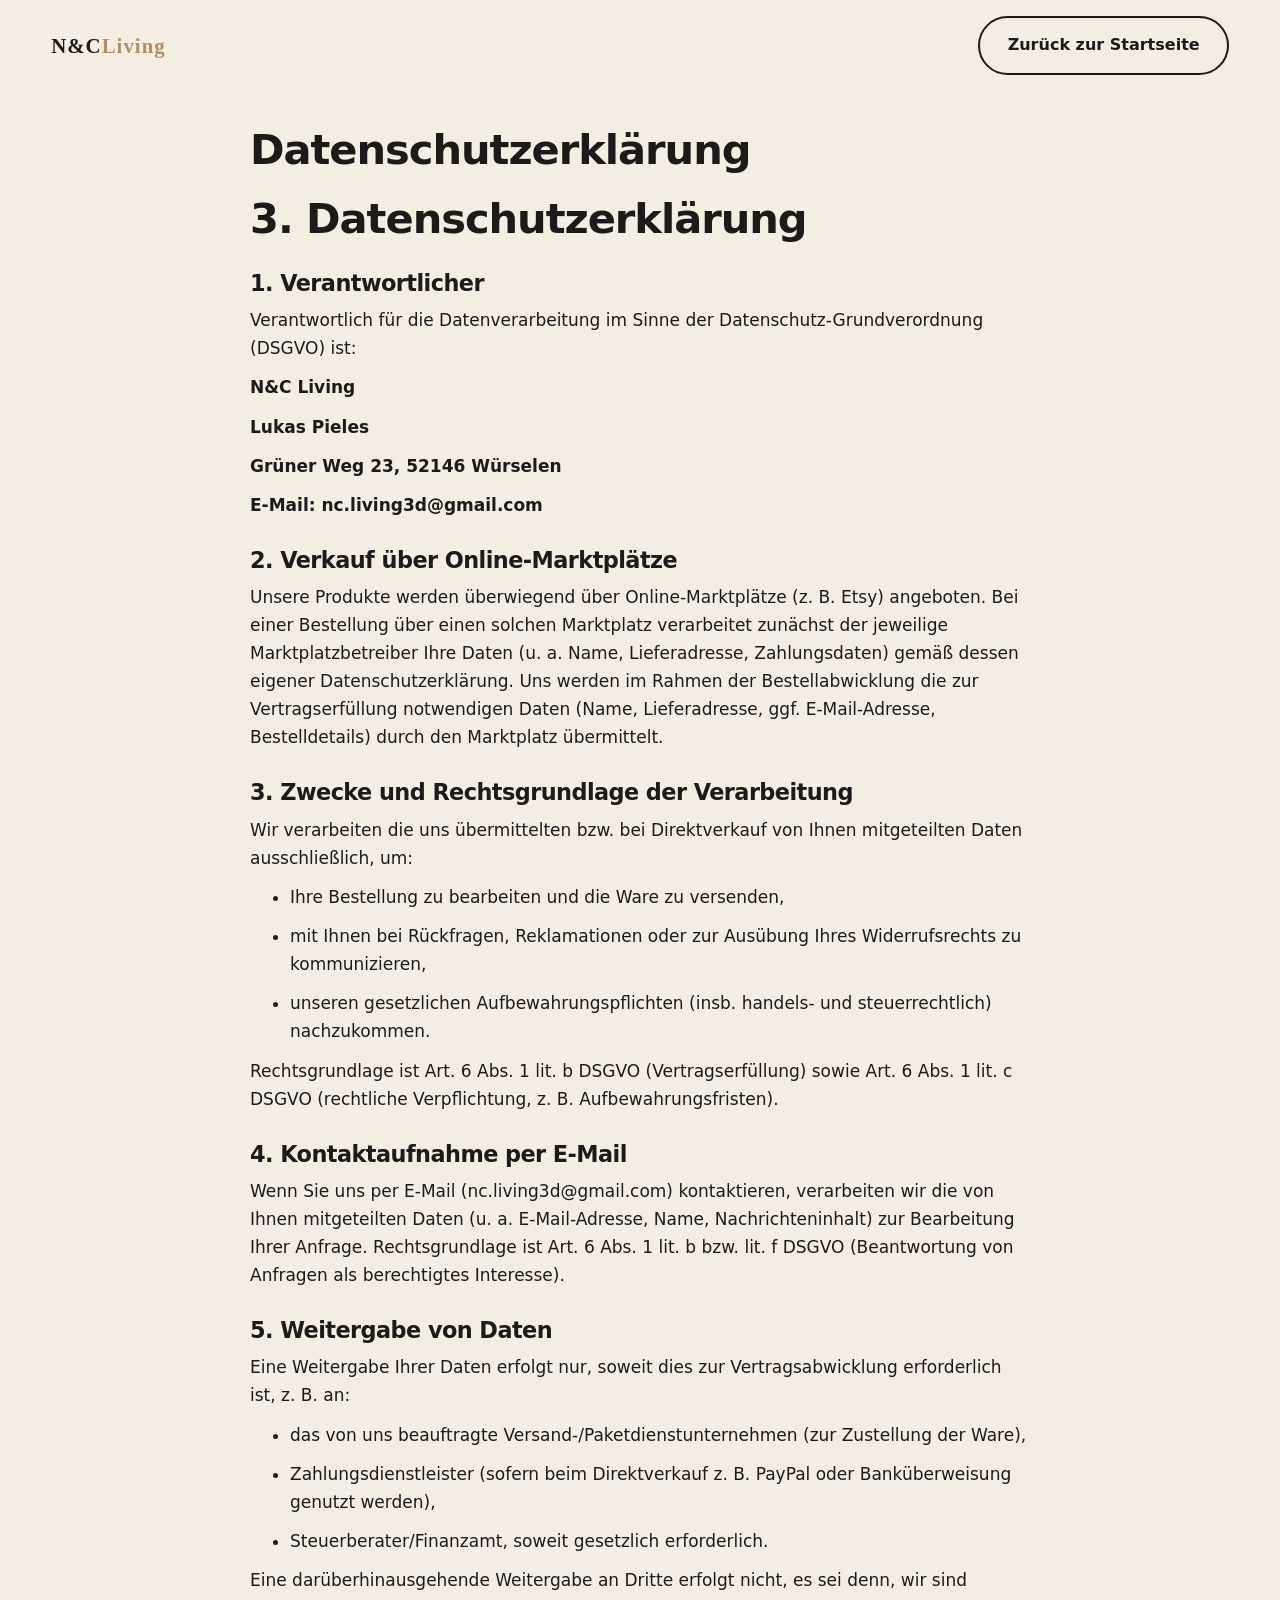
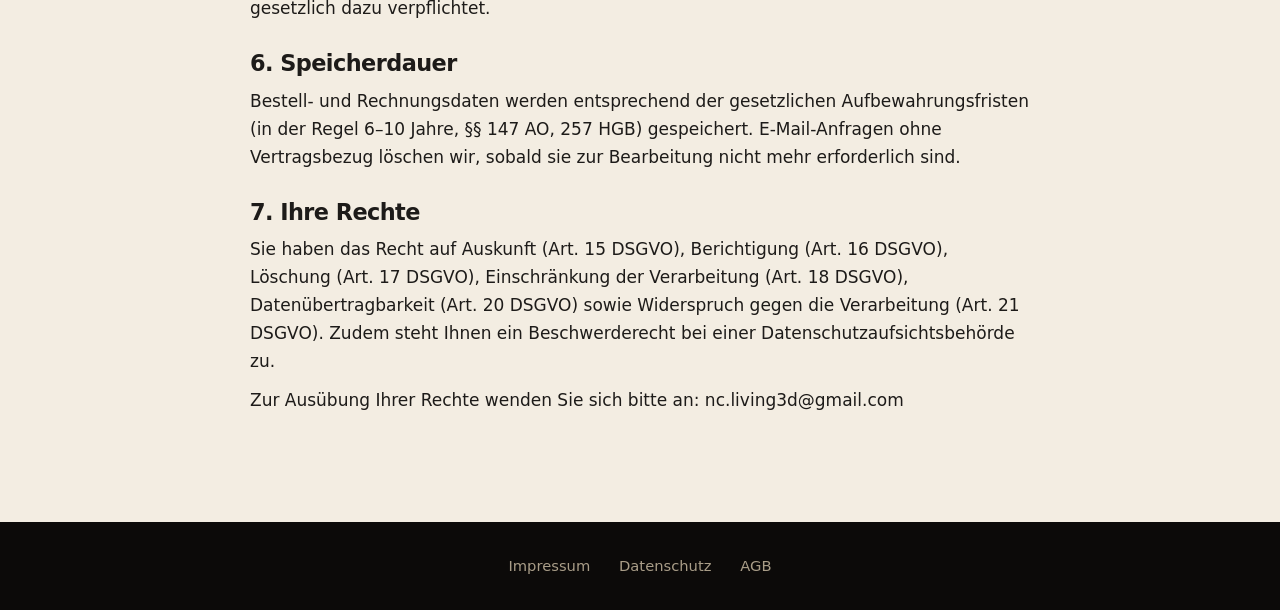
<file: datenschutz.html>
<!doctype html><html lang="de"><head><meta charset="utf-8"><meta name="viewport" content="width=device-width,initial-scale=1"><meta name="robots" content="noindex"><title>Datenschutzerklärung – N&amp;C Living</title><link rel="stylesheet" href="style.css"></head><body class="legal"><header class="bar solid"><a class="brand" href="index.html">N&amp;C <span>Living</span></a><a class="btn ghost" href="index.html">Zurück zur Startseite</a></header><main class="doc"><h1>Datenschutzerklärung</h1><h1>
3. Datenschutzerklärung</h1>
<h2>
1. Verantwortlicher</h2>
<p>Verantwortlich für
die Datenverarbeitung im Sinne der Datenschutz-Grundverordnung
(DSGVO) ist:</p>
<p><b>N&amp;C Living</b></p>
<p><b>Lukas Pieles</b></p>
<p><b>Grüner Weg 23,
52146 Würselen</b></p>
<p><b>E-Mail:
nc.living3d@gmail.com</b></p>
<h2>
2. Verkauf über Online-Marktplätze</h2>
<p>Unsere Produkte
werden überwiegend über Online-Marktplätze (z. B. Etsy) angeboten.
Bei einer Bestellung über einen solchen Marktplatz verarbeitet
zunächst der jeweilige Marktplatzbetreiber Ihre Daten (u. a. Name,
Lieferadresse, Zahlungsdaten) gemäß dessen eigener
Datenschutzerklärung. Uns werden im Rahmen der Bestellabwicklung die
zur Vertragserfüllung notwendigen Daten (Name, Lieferadresse, ggf.
E-Mail-Adresse, Bestelldetails) durch den Marktplatz übermittelt.</p>
<h2>
3. Zwecke und Rechtsgrundlage der Verarbeitung</h2>
<p>Wir verarbeiten
die uns übermittelten bzw. bei Direktverkauf von Ihnen mitgeteilten
Daten ausschließlich, um:</p>
<ul>
	<li><p>
	Ihre
	Bestellung zu bearbeiten und die Ware zu versenden,</p></li>
	<li><p>
	mit
	Ihnen bei Rückfragen, Reklamationen oder zur Ausübung Ihres
	Widerrufsrechts zu kommunizieren,</p></li>
	<li><p>
	unseren
	gesetzlichen Aufbewahrungspflichten (insb. handels- und
	steuerrechtlich) nachzukommen.</p></li>
</ul>
<p>Rechtsgrundlage
ist Art. 6 Abs. 1 lit. b DSGVO (Vertragserfüllung) sowie Art. 6 Abs.
1 lit. c DSGVO (rechtliche Verpflichtung, z. B.
Aufbewahrungsfristen).</p>
<h2>
4. Kontaktaufnahme per E-Mail</h2>
<p>Wenn Sie uns per
E-Mail (nc.living3d@gmail.com) kontaktieren, verarbeiten wir die von
Ihnen mitgeteilten Daten (u. a. E-Mail-Adresse, Name,
Nachrichteninhalt) zur Bearbeitung Ihrer Anfrage. Rechtsgrundlage ist
Art. 6 Abs. 1 lit. b bzw. lit. f DSGVO (Beantwortung von Anfragen als
berechtigtes Interesse).</p>
<h2>
5. Weitergabe von Daten</h2>
<p>Eine Weitergabe
Ihrer Daten erfolgt nur, soweit dies zur Vertragsabwicklung
erforderlich ist, z. B. an:</p>
<ul>
	<li><p>
	das
	von uns beauftragte Versand-/Paketdienstunternehmen (zur Zustellung
	der Ware),</p></li>
	<li><p>
	Zahlungsdienstleister (sofern beim Direktverkauf z. B. PayPal oder
	Banküberweisung genutzt werden),</p></li>
	<li><p>
	Steuerberater/Finanzamt,
	soweit gesetzlich erforderlich.</p></li>
</ul>
<p>Eine
darüberhinausgehende Weitergabe an Dritte erfolgt nicht, es sei
denn, wir sind gesetzlich dazu verpflichtet.</p>
<h2>
6. Speicherdauer</h2>
<p>Bestell- und
Rechnungsdaten werden entsprechend der gesetzlichen
Aufbewahrungsfristen (in der Regel 6–10 Jahre, §§ 147 AO, 257
HGB) gespeichert. E-Mail-Anfragen ohne Vertragsbezug löschen wir,
sobald sie zur Bearbeitung nicht mehr erforderlich sind.</p>
<h2>
7. Ihre Rechte</h2>
<p>Sie haben das
Recht auf Auskunft (Art. 15 DSGVO), Berichtigung (Art. 16 DSGVO),
Löschung (Art. 17 DSGVO), Einschränkung der Verarbeitung (Art. 18
DSGVO), Datenübertragbarkeit (Art. 20 DSGVO) sowie Widerspruch gegen
die Verarbeitung (Art. 21 DSGVO). Zudem steht Ihnen ein
Beschwerderecht bei einer Datenschutzaufsichtsbehörde zu.</p>
<p>Zur Ausübung
Ihrer Rechte wenden Sie sich bitte an: nc.living3d@gmail.com</p>
</main><footer class="foot"><a href="impressum.html">Impressum</a><a href="datenschutz.html">Datenschutz</a><a href="agb.html">AGB</a></footer></body></html>
</file>
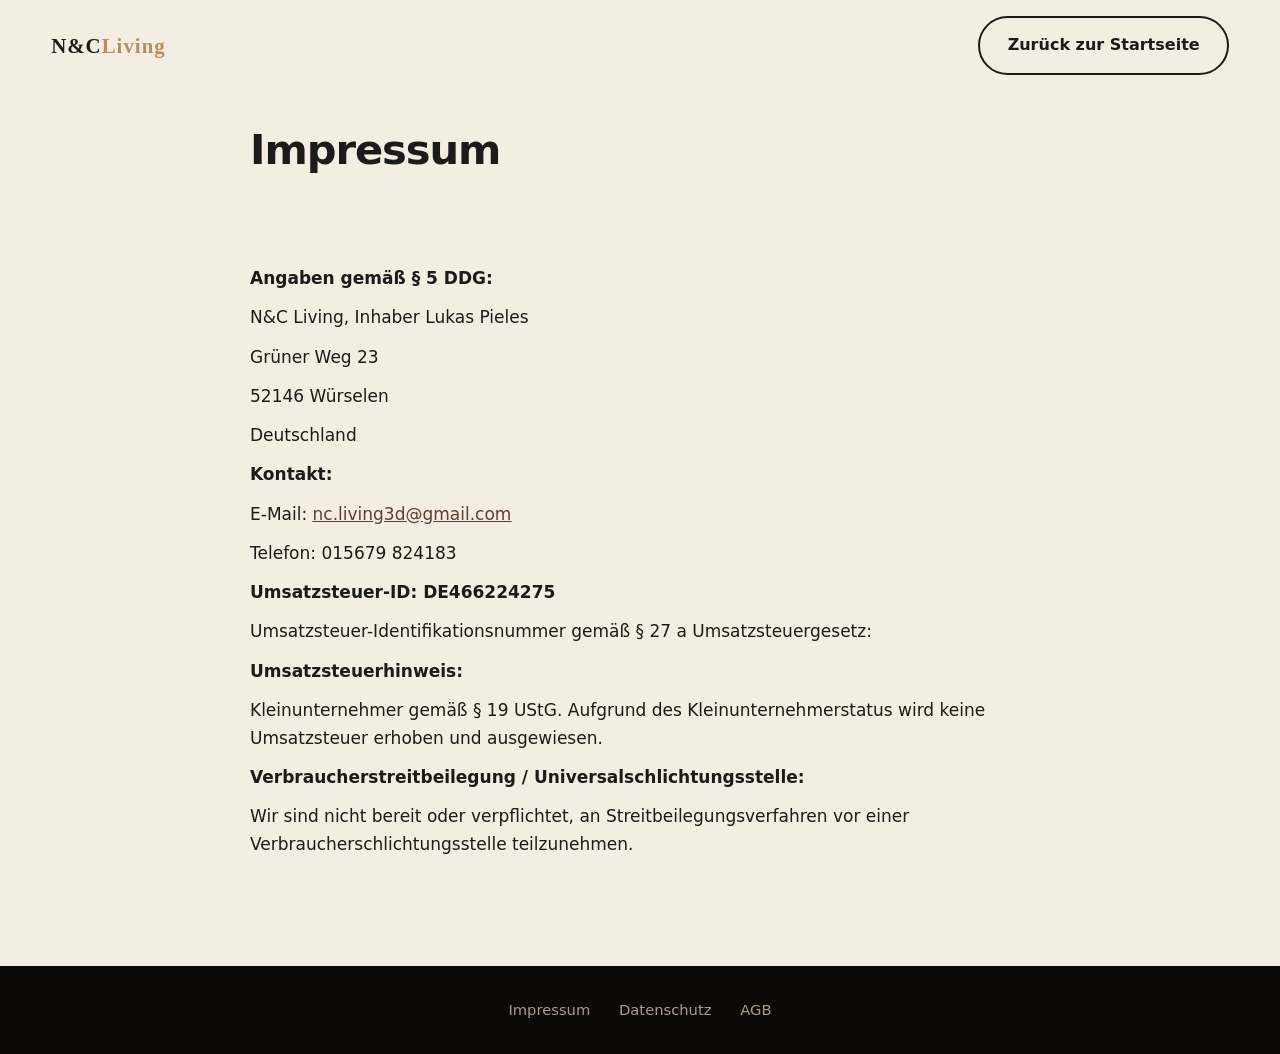
<file: impressum.html>
<!doctype html><html lang="de"><head><meta charset="utf-8"><meta name="viewport" content="width=device-width,initial-scale=1"><meta name="robots" content="noindex"><title>Impressum – N&amp;C Living</title><link rel="stylesheet" href="style.css"></head><body class="legal"><header class="bar solid"><a class="brand" href="index.html">N&amp;C <span>Living</span></a><a class="btn ghost" href="index.html">Zurück zur Startseite</a></header><main class="doc"><h1>Impressum</h1>
<p><br/>
<br/>

</p>
<p><b>Angaben gemäß § 5 DDG:</p></b>

<p>N&amp;C Living, Inhaber Lukas Pieles</p>
<p>Grüner Weg 23</p>
<p>52146 Würselen</p>
<p>Deutschland</p>

<p><b>Kontakt:</p></b>
<p>E-Mail: <a href="mailto:nc.living3d@gmail.com"><u>nc.living3d@gmail.com</u></a></p>
<p>Telefon: 015679 824183</p>

<p><b>Umsatzsteuer-ID: DE466224275</b> 
</p>
<p>Umsatzsteuer-Identifikationsnummer
gemäß § 27 a Umsatzsteuergesetz: 
</p>

<p><b>Umsatzsteuerhinweis:</b>
</p>
<p>Kleinunternehmer gemäß § 19 UStG.
Aufgrund des Kleinunternehmerstatus wird keine Umsatzsteuer erhoben
und ausgewiesen.</p>

<p><b>Verbraucherstreitbeilegung /
Universalschlichtungsstelle:</b></p>
<p>Wir sind nicht bereit oder
verpflichtet, an Streitbeilegungsverfahren vor einer
Verbraucherschlichtungsstelle teilzunehmen.</p>
</main><footer class="foot"><a href="impressum.html">Impressum</a><a href="datenschutz.html">Datenschutz</a><a href="agb.html">AGB</a></footer></body></html>
</file>
<file: style.css>
:root{--cream:#f3ede2;--sand:#e2d3bc;--ink:#1d1b19;--coal:#111;--tan:#b58f62;--gold:#d2ae72;--brown:#5a4330;--serif:Georgia,"Iowan Old Style","Palatino Linotype",serif;--sans:-apple-system,"SF Pro Display",system-ui,"Segoe UI",Roboto,sans-serif;--r:22px}
*{box-sizing:border-box;margin:0}html{scroll-behavior:smooth;scroll-padding-top:76px}
body{font:17px/1.65 var(--sans);color:var(--ink);background:var(--cream);-webkit-font-smoothing:antialiased}
img{max-width:100%;display:block}a{color:inherit}
:focus-visible{outline:3px solid var(--tan);outline-offset:3px}
h1,h2,h3{font-family:var(--sans);font-weight:800;letter-spacing:-.025em;line-height:1.08}
h1{font-size:clamp(2.5rem,6vw,4.3rem);margin-bottom:1.1rem}
h2{font-size:clamp(2.1rem,5vw,3.6rem);margin-bottom:1rem;font-weight:700}
.eyebrow{font:700 .82rem/1 var(--sans);letter-spacing:.14em;text-transform:uppercase;color:var(--tan);margin-bottom:1rem}
.wrap{width:min(1120px,92%);margin:auto}
section{padding:clamp(4.5rem,10vw,9rem) 0}
.lead{max-width:56ch;font-size:1.2rem;color:#57524b;font-weight:400}
.progress{position:fixed;inset:0 auto auto 0;height:3px;width:100%;transform-origin:0 50%;transform:scaleX(0);background:linear-gradient(90deg,var(--tan),var(--gold));z-index:60}
.bar{position:fixed;inset:0 0 auto;display:flex;justify-content:space-between;align-items:center;padding:1rem 4%;z-index:50;transition:.35s}
.bar.on{background:rgba(243,237,226,.75);backdrop-filter:saturate(180%) blur(16px);box-shadow:0 1px 0 rgba(0,0,0,.06)}
.brand{font:600 1.3rem var(--serif);text-decoration:none;letter-spacing:.05em;display:flex;align-items:center}.brand span{color:var(--tan)}
.brand-logo{height:42px;width:auto;display:block}
.bar nav{display:flex;gap:1.7rem}.bar nav a{text-decoration:none;font-size:.95rem;font-weight:500;opacity:.8;transition:.2s}.bar nav a:hover{opacity:1}
.btn{display:inline-block;padding:.9rem 1.7rem;border-radius:999px;background:var(--coal);color:#f3eadb;text-decoration:none;font-weight:600;border:2px solid var(--coal);transition:.3s cubic-bezier(.2,.8,.2,1);cursor:pointer;font-size:1rem}
.btn:hover{background:var(--tan);border-color:var(--tan);transform:translateY(-2px) scale(1.02)}
.btn.gold{background:var(--gold);border-color:var(--gold);color:var(--coal)}.btn.gold:hover{background:#f0cf94}
.btn.ghost{background:transparent;color:inherit;border-color:currentColor}.btn.ghost:hover{background:var(--gold);color:var(--coal);border-color:var(--gold)}
.icon-btn{display:inline-flex;align-items:center;gap:.4rem;padding:.65rem 1.1rem .65rem .9rem}
.icon-btn svg{width:19px;height:19px;fill:currentColor;flex:none}
.icon-btn span{font-size:.92rem}
@media(max-width:360px){.icon-btn span{display:none}.icon-btn{padding:.7rem;border-radius:50%}}
/* Hero */
.hero{position:relative;overflow:hidden;background:var(--cream);padding:9.5rem 0 5rem}
.aura{position:absolute;inset:-10%;z-index:0;background:radial-gradient(38% 32% at 22% 20%,rgba(210,174,114,.45),transparent 70%),radial-gradient(42% 36% at 82% 30%,rgba(181,143,98,.35),transparent 70%),radial-gradient(50% 42% at 50% 90%,rgba(90,67,48,.16),transparent 70%);filter:blur(40px);animation:drift 22s ease-in-out infinite alternate}
@keyframes drift{to{transform:translate(2%,-3%) scale(1.06)}}
.hero-grid{position:relative;z-index:1;display:grid;grid-template-columns:1.05fr .95fr;gap:clamp(2rem,6vw,4.5rem);align-items:center;text-align:left}
.hero-copy em{font-style:normal;color:var(--tan)}
.hero .lead{font-size:1.15rem}
.hero .cta{display:flex;gap:1rem;flex-wrap:wrap;margin-top:.4rem}
.hero-art{position:relative}
.hero-art .shot{width:100%;height:auto;display:block;border-radius:28px;box-shadow:0 40px 80px -30px rgba(20,15,10,.45)}
.hero .down{position:absolute;bottom:1.4rem;left:50%;translate:-50% 0;width:1px;height:46px;background:linear-gradient(var(--tan),transparent);animation:drip 2s infinite;z-index:1}
@keyframes drip{50%{height:20px}}
@media(max-width:900px){.hero-grid{grid-template-columns:1fr;text-align:center}.hero .cta{justify-content:center}}
/* Über uns */
.story{max-width:62ch;margin:auto;text-align:center}
.story .eyebrow{display:block}
.stats{display:flex;gap:2.4rem;justify-content:center;flex-wrap:wrap;margin-top:2.6rem;padding-top:2.2rem;border-top:1px solid rgba(90,67,48,.18)}
.stats div{text-align:center}.stats b{display:block;font:700 1.3rem var(--sans);letter-spacing:-.01em}.stats span{font-size:.85rem;color:#78715f;text-transform:uppercase;letter-spacing:.06em}
/* Familie/Haustiere */
.fam-grid{display:grid;grid-template-columns:repeat(auto-fit,minmax(280px,1fr));gap:1.6rem;margin-top:3rem}
.fam-card{background:#fbf7f0;border-radius:var(--r);padding:2.4rem;box-shadow:0 20px 40px -28px rgba(30,25,20,.35);transition:.35s cubic-bezier(.2,.8,.2,1)}
@media(hover:hover){.fam-card:hover{transform:translateY(-6px);box-shadow:0 30px 50px -25px rgba(30,25,20,.4)}}
.fam-ic{width:52px;height:52px;border-radius:16px;background:linear-gradient(145deg,var(--gold),var(--tan));display:grid;place-items:center;margin-bottom:1.2rem}
.fam-ic svg{width:26px;height:26px;fill:#241d15}
.fam-card h3{font-size:1.3rem;margin-bottom:.5rem}.fam-card p{color:#57524b;font-size:.98rem}
/* Vorteile (dunkel) */
.dark{background:radial-gradient(120% 100% at 50% -10%,#231c14,var(--coal) 55%);color:#efe5d3}
.dark h2{color:#fff}.dark .lead{color:#bcb2a0}
.feat{display:grid;grid-template-columns:repeat(auto-fit,minmax(230px,1fr));gap:1rem;margin-top:3rem}
.feat div{background:rgba(255,255,255,.04);border:1px solid rgba(255,255,255,.08);border-radius:var(--r);padding:2rem 1.7rem;transition:.35s}
@media(hover:hover){.feat div:hover{background:rgba(255,255,255,.07);transform:translateY(-4px)}}
.feat h3{font-size:1.3rem;color:var(--gold);margin-bottom:.5rem}.feat p{color:#bcb2a0;font-size:.98rem}
/* Produkte */
.filter{display:flex;gap:.6rem;flex-wrap:wrap;margin:1.6rem 0 2.2rem}
.filter button{font:inherit;padding:.5rem 1.2rem;border-radius:999px;border:1.5px solid var(--brown);background:transparent;cursor:pointer;transition:.25s;font-weight:500}
.filter button.act,.filter button:hover{background:var(--brown);color:#f3eadb}
.grid{display:grid;grid-template-columns:repeat(auto-fill,minmax(250px,1fr));gap:1.6rem}
.card{background:#fbf7f0;border-radius:var(--r);overflow:hidden;box-shadow:0 16px 34px -22px rgba(30,25,20,.4);transition:.4s cubic-bezier(.2,.8,.2,1);cursor:zoom-in;text-align:left;border:0;font:inherit;color:inherit;padding:0}
.card:hover{transform:translateY(-8px);box-shadow:0 34px 50px -24px rgba(30,25,20,.45)}
.card .im{aspect-ratio:1;background:linear-gradient(160deg,var(--sand),#efe2c9);display:grid;place-items:center;overflow:hidden;font:italic 1rem var(--serif);color:var(--brown);position:relative}
.card .im .count{position:absolute;right:.6rem;bottom:.6rem;background:rgba(17,17,17,.72);color:#f3eadb;font:600 .78rem var(--sans);padding:.25rem .55rem;border-radius:999px;letter-spacing:.02em}
.card img{width:100%;height:100%;object-fit:cover;transition:scale .6s}.card:hover img{scale:1.06}
.card .tx{padding:1.2rem 1.4rem 1.5rem}.card h3{font-size:1.25rem}.card small{color:var(--tan);font-weight:600}.card p{font-size:.95rem;margin-top:.3rem;color:#57524b}
.card a{font-weight:600;font-size:.92rem;display:inline-block;margin-top:.6rem}
.lb{position:fixed;inset:0;background:rgba(15,12,10,.94);display:none;place-items:center;z-index:80;padding:5vw;cursor:default}.lb.open{display:grid}.lb img{max-height:88vh;border-radius:var(--r);cursor:zoom-out}
.lb-nav{position:fixed;top:50%;translate:0 -50%;width:52px;height:52px;border-radius:50%;border:0;background:rgba(255,255,255,.12);color:#fff;font-size:1.8rem;line-height:1;display:none;place-items:center;cursor:pointer;transition:.2s}
.lb-nav:hover{background:rgba(255,255,255,.24)}
.lb-prev{left:1.2rem}.lb-next{right:1.2rem}
.lb-count{position:fixed;bottom:1.4rem;left:50%;translate:-50% 0;color:#cbbfa9;font:600 .85rem var(--sans);letter-spacing:.04em}
/* Ablauf – spektakulär */
.process{position:relative;overflow:hidden}
.printer-anim{position:absolute;top:2.5rem;left:50%;translate:-50% 0;width:min(600px,90%);opacity:.5;pointer-events:none;z-index:0}
.printer-anim svg{width:100%;height:auto;overflow:visible}
.printer-anim .rail{stroke:rgba(210,174,114,.3);stroke-width:1.5}
.printer-anim .head{fill:var(--gold);animation:head-move 3.6s cubic-bezier(.45,0,.55,1) infinite}
.printer-anim .head rect:last-child{fill:rgba(210,174,114,.5)}
@keyframes head-move{0%,100%{transform:translateX(30px)}50%{transform:translateX(570px)}}
.printer-anim .lbar{fill:rgba(210,174,114,.55);transform-origin:300px 121px;animation:lb-grow 3.6s ease-in-out infinite}
.printer-anim .lbar:nth-child(1){animation-delay:0s}
.printer-anim .lbar:nth-child(2){animation-delay:.15s}
.printer-anim .lbar:nth-child(3){animation-delay:.3s}
.printer-anim .lbar:nth-child(4){animation-delay:.45s}
.printer-anim .lbar:nth-child(5){animation-delay:.6s}
.printer-anim .lbar:nth-child(6){animation-delay:.75s}
@keyframes lb-grow{0%,15%{opacity:0;transform:scaleX(.4)}30%,85%{opacity:1;transform:scaleX(1)}100%{opacity:0;transform:scaleX(1)}}
.process .wrap{position:relative;z-index:1}
.steps{display:grid;grid-template-columns:repeat(auto-fit,minmax(230px,1fr));gap:1.4rem;margin-top:3.5rem;position:relative}
.step{position:relative;background:rgba(255,255,255,.045);border:1px solid rgba(255,255,255,.09);border-radius:26px;padding:2.2rem 1.8rem 2rem;overflow:hidden;transition:.4s cubic-bezier(.2,.8,.2,1)}
.step:hover{transform:translateY(-8px) scale(1.015);border-color:rgba(210,174,114,.5);box-shadow:0 30px 60px -25px rgba(0,0,0,.6)}
.step .num{position:absolute;top:.4rem;right:.5rem;font:800 5.2rem/1 var(--sans);color:rgba(210,174,114,.16);letter-spacing:-.04em;pointer-events:none}
.step h3{font-size:1.3rem;color:#fff;margin:1.6rem 0 .5rem}.step p{color:#bcb2a0;font-size:.96rem}
.step .ic{width:46px;height:46px;border-radius:14px;background:linear-gradient(145deg,var(--gold),var(--tan));display:grid;place-items:center;position:relative;z-index:1}
.step .ic svg{width:24px;height:24px;fill:#211a12}
.step .layers{width:46px;height:40px;display:flex;flex-direction:column-reverse;gap:3px;position:relative;z-index:1}
.step .layers i{display:block;height:5px;border-radius:2px;background:linear-gradient(90deg,var(--tan),var(--gold));width:0;transition:width .5s ease}
/* Scroll-Story "Präzision" – Basisversion (ohne JS/bei reduzierter Bewegung: normale Bilder untereinander) */
.rs-sticky{display:flex;flex-direction:column;gap:1.6rem}
.rs-stage{display:grid;gap:1.6rem}
.rs-img{width:100%;border-radius:26px;display:block;margin-bottom:1.2rem}
.rs-cap{max-width:60ch;margin:0 auto 2.4rem;text-align:center}
.rs-cap h3{color:#fff;font-size:1.4rem;margin-bottom:.5rem}
.rs-cap p{color:#bcb2a0}
.rs-dots{display:none}

/* Erweiterte Version, wenn JS die Klasse rs-on setzt: Bild bleibt fixiert, Szenen blenden beim Scrollen über */
.rs.rs-on{position:relative;height:300vh}
.rs.rs-on .rs-sticky{position:sticky;top:0;height:100vh;height:100dvh;display:block;overflow:hidden}
.rs.rs-on .rs-stage{position:absolute;inset:0;display:block}
.rs.rs-on .rs-img{position:absolute;left:50%;top:30%;max-width:min(500px,74%);max-height:36vh;max-height:36dvh;width:auto;height:auto;object-fit:contain;margin:0;opacity:0;transform:translate(-50%,-50%) scale(.97);will-change:opacity,transform}

.rs.rs-on .rs-cap{position:absolute;left:50%;bottom:5%;translate:-50% 0;opacity:0;margin:0;padding:0 1.2rem;max-width:320px}
.rs.rs-on .rs-cap h3{font-size:1.15rem;line-height:1.25}
.rs.rs-on .rs-cap p{font-size:.86rem;line-height:1.5}
.rs.rs-on .rs-dots{display:flex;flex-direction:column;gap:.6rem;position:absolute;right:4%;top:50%;translate:0 -50%;z-index:2}

.rs-bullets{list-style:none;padding:0;margin:.8rem 0 0;display:flex;flex-direction:column;gap:.4rem}
.rs-bullets li{color:#bcb2a0;font-size:.86rem;position:relative;padding-left:1.1rem}
.rs-bullets li::before{content:"";position:absolute;left:0;top:.5em;width:6px;height:6px;border-radius:50%;background:var(--gold)}

.rs-dots span{width:8px;height:8px;border-radius:50%;background:rgba(255,255,255,.25);transition:background .3s}
.rs-dots span.on{background:var(--gold)}
.step:nth-child(1) .layers i:nth-child(1){width:40%}.step:nth-child(1) .layers i:nth-child(2){width:65%}.step:nth-child(1) .layers i:nth-child(3){width:85%}.step:nth-child(1) .layers i:nth-child(4){width:65%}.step:nth-child(1) .layers i:nth-child(5){width:40%}
.step.in .layers i{animation:grow .5s ease backwards}
.step.in .layers i:nth-child(1){animation-delay:.1s}.step.in .layers i:nth-child(2){animation-delay:.22s}.step.in .layers i:nth-child(3){animation-delay:.34s}.step.in .layers i:nth-child(4){animation-delay:.46s}.step.in .layers i:nth-child(5){animation-delay:.58s}
@keyframes grow{from{width:0}}
/* Pflege */
.care{display:grid;grid-template-columns:1fr;gap:1.6rem;margin-top:2.4rem}
@media(min-width:760px){.care{grid-template-columns:repeat(2,1fr)}}
.care div{padding:1.8rem;border-radius:var(--r);background:#fbf7f0;box-shadow:0 14px 28px -22px rgba(30,25,20,.3)}
.care h3{font-size:1.2rem;margin-bottom:.5rem}.care strong{color:var(--ink)}.care small{color:#78715f}.care li{margin:.35rem 0 0 1.1rem;font-size:.96rem;color:#57524b}
/* Kaufen & Kontakt */
.shops{display:grid;grid-template-columns:repeat(auto-fit,minmax(230px,1fr));gap:1.4rem;margin-top:2.4rem}
.shop{display:block;padding:1.9rem;background:rgba(255,255,255,.05);border:1px solid rgba(255,255,255,.1);text-decoration:none;transition:.3s;border-radius:var(--r)}
.shop:hover{background:var(--gold);color:var(--coal);transform:translateY(-4px)}.shop b{font:600 1.5rem var(--serif);display:block}
.contact{text-align:center}.contact .lead{margin:0 auto 2rem}.contact .cta{display:flex;gap:1rem;justify-content:center;flex-wrap:wrap}
.addr{margin-top:2.4rem;color:var(--brown);font-size:.98rem}
.wa{position:fixed;right:1.2rem;bottom:1.2rem;z-index:55;width:58px;height:58px;border-radius:50%;background:#25d366;display:grid;place-items:center;box-shadow:0 10px 26px rgba(0,0,0,.35);transition:.25s}.wa:hover{scale:1.1}.wa svg{width:30px;fill:#fff}
.foot{background:#0c0a09;color:#a99d88;text-align:center;padding:2rem 4%;font-size:.92rem}.foot a{margin:0 .9rem;text-decoration:none}.foot a:hover{color:var(--gold)}.foot p{margin-top:.6rem}
.rv{opacity:0;translate:0 28px;transition:opacity .9s cubic-bezier(.2,.8,.2,1),translate .9s cubic-bezier(.2,.8,.2,1)}.rv.in{opacity:1;translate:0 0}
/* Rechtstexte */
.doc{width:min(780px,90%);margin:auto;padding:8rem 0 4rem}.doc h1{font-size:2.6rem;margin-bottom:1.5rem}.doc p{margin:.7rem 0}.doc h2,.doc h3{font-size:1.4rem;margin:1.8rem 0 .4rem}.doc a{color:var(--brown)}.legal{background:var(--cream)}.legal .foot{margin-top:2rem}
@media(max-width:800px){.bar nav{display:none}.step .num{font-size:4rem}}
@media(prefers-reduced-motion:reduce){*{animation:none!important;transition:none!important}.rv{opacity:1;translate:0}.aura,.printer-anim{display:none}}

.care-dl{display:flex;align-items:center;gap:1rem;flex-wrap:wrap;margin-top:2rem}.care-dl .btn{display:inline-flex;align-items:center;gap:.55rem}.care-dl svg{width:18px;height:18px;fill:currentColor}.care-dl span{font-size:.85rem;color:#78715f}
</file>
